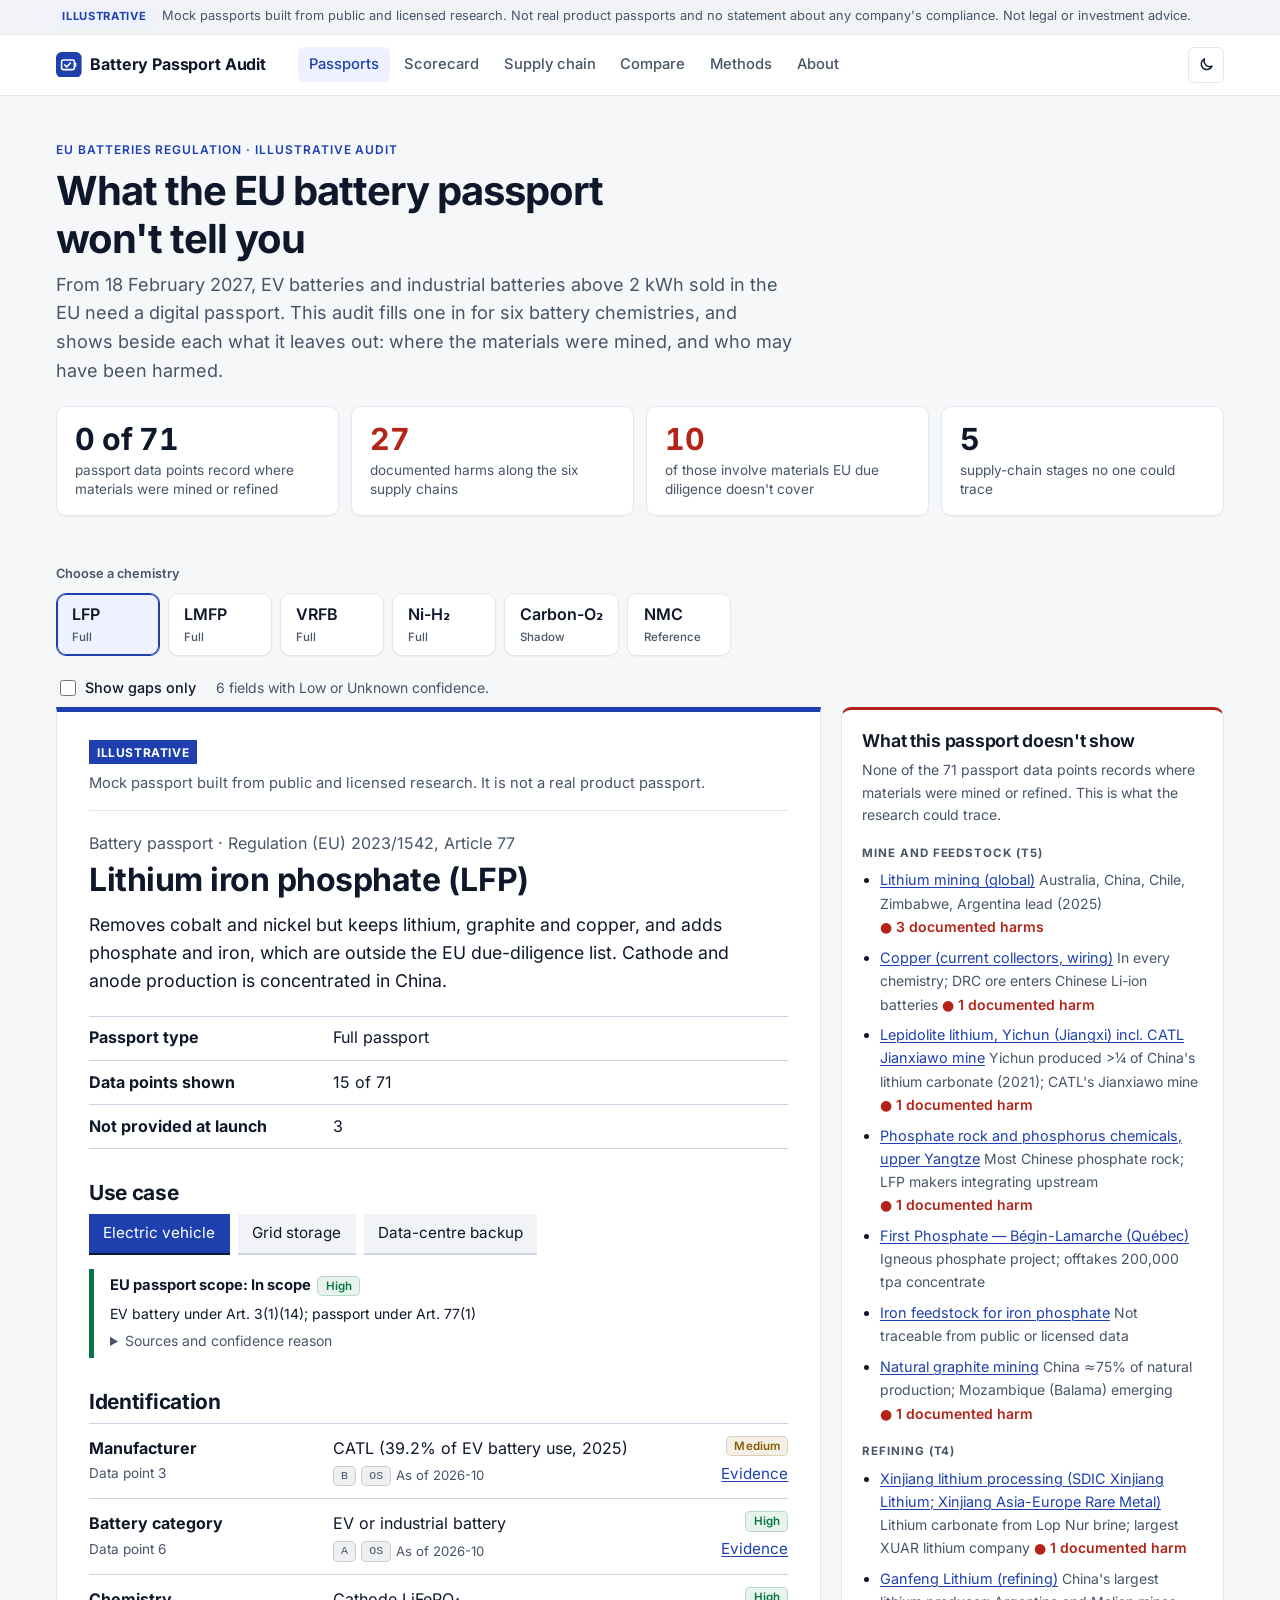
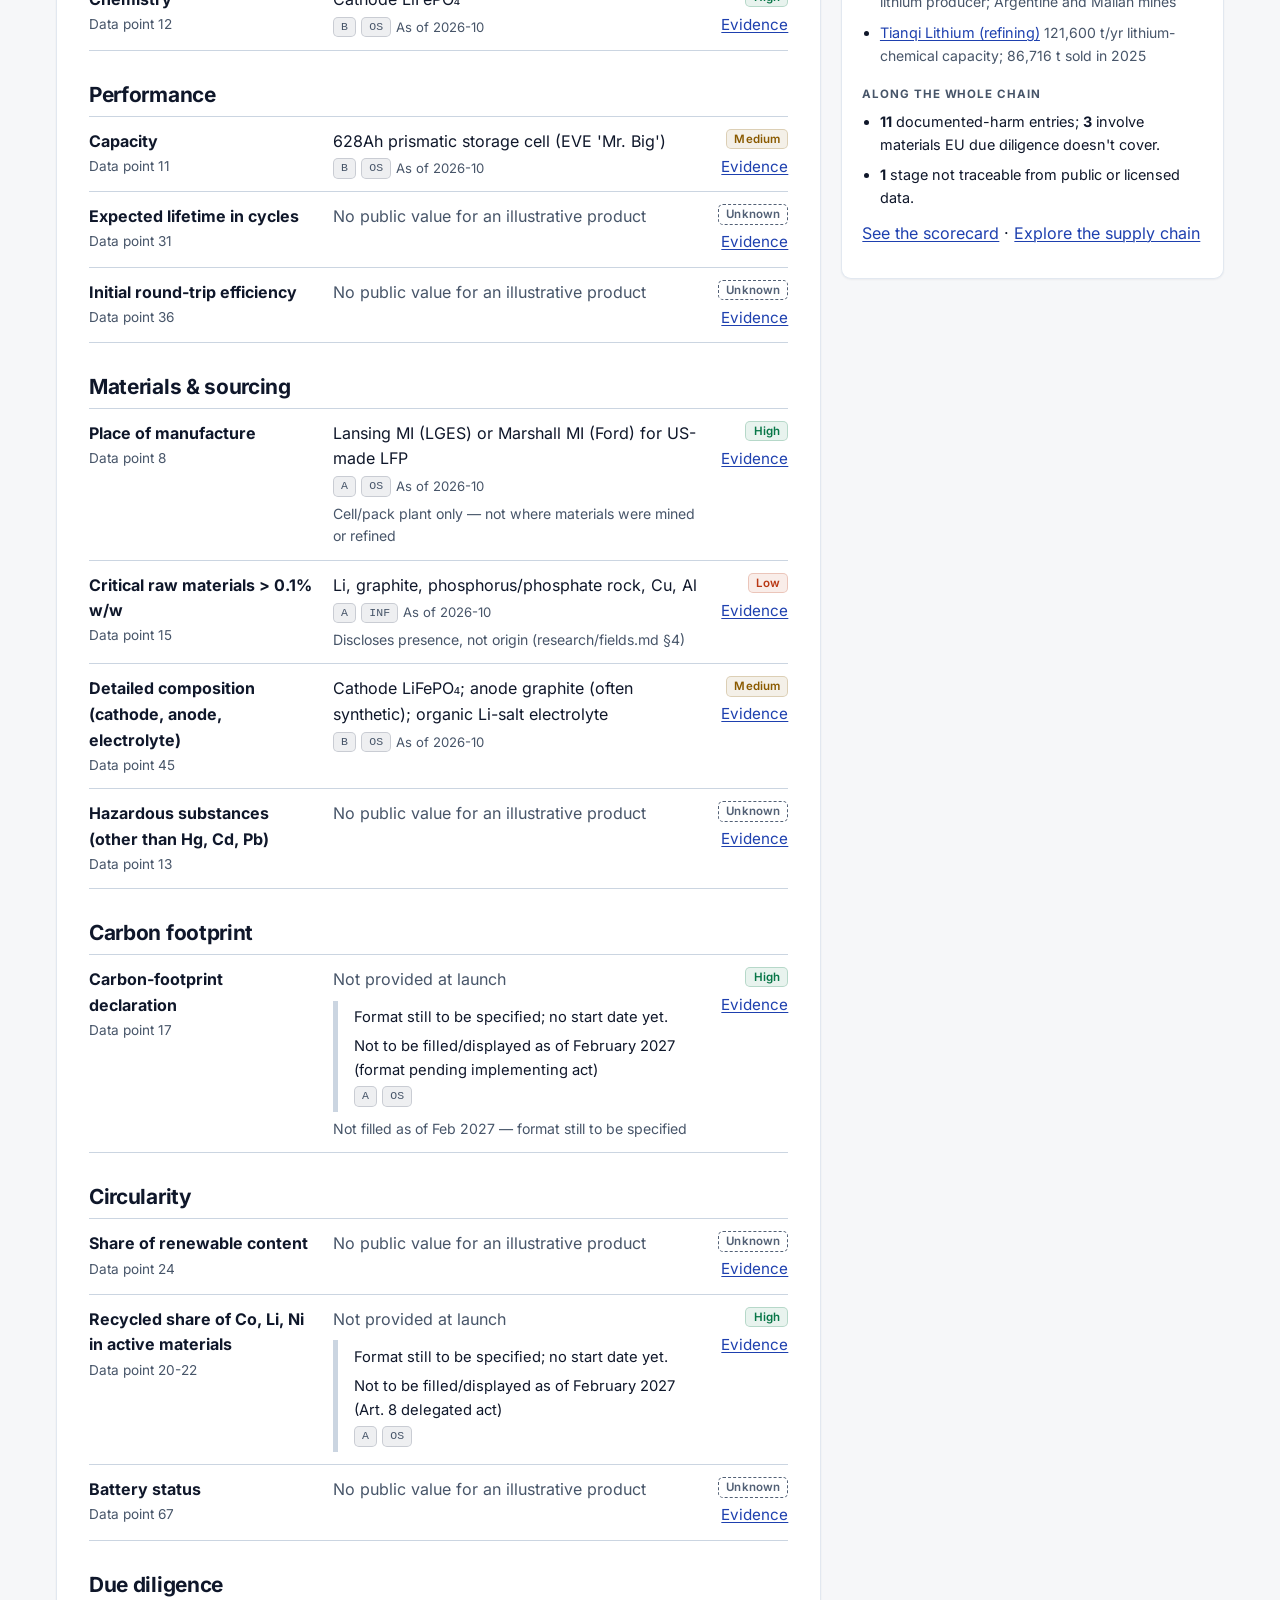
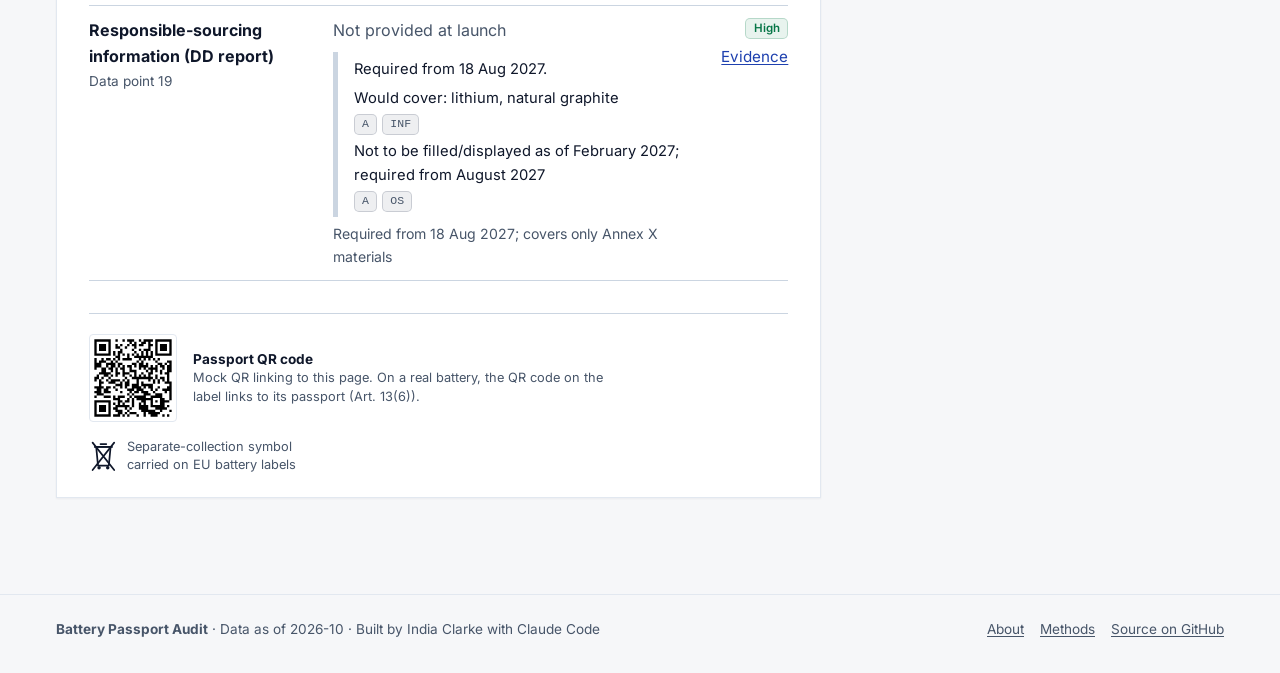
<file: index.html>
<!doctype html>
<html lang="en">
<head>
<meta charset="utf-8">
<meta name="viewport" content="width=device-width, initial-scale=1">
<title>Battery Passport Audit</title>
<meta name="description" content="Illustrative EU battery passports for six chemistries, and what each passport would and wouldn't reveal about ethical sourcing.">
<link rel="stylesheet" href="assets/styles.css">
<script src="assets/vendor/qrcode.js"></script>
</head>
<body>
<main id="main" class="wrap">
  <section class="hero">
    <span class="eyebrow">EU Batteries Regulation · Illustrative audit</span>
    <h1>What the EU battery passport won't tell you</h1>
    <p class="lede">From 18 February 2027, EV batteries and industrial batteries above 2 kWh sold in the EU need a digital passport.
      This audit fills one in for six battery chemistries, and shows beside each what it leaves out: where the materials were mined, and who may have been harmed.</p>
    <div class="kpis" id="hero-stats" aria-live="polite"></div>
  </section>

  <p class="picker-label" id="picker-label">Choose a chemistry</p>

  <div class="picker" role="group" aria-labelledby="picker-label" id="picker"></div>
  <div class="chain-controls"><label class="check"><input type="checkbox" id="gaps"> Show gaps only</label>
    <span class="small muted" id="gaps-note" aria-live="polite"></span></div>

  <div class="passport-layout">
    <article class="card passport gp" id="passport" aria-live="polite"></article>
    <aside class="card shadow-panel" id="shadow" aria-label="What this passport doesn't show"></aside>
  </div>
</main>

<script type="module">
import { loadData, shell, setAsOf, fail, esc, confBadge, tierBadge, tagBadge, sourceLinks, STAGE_LABEL, SIGNAL, param, openFieldDetail, openNodeDetail, isGapField, isConflict } from "./assets/app.js";
shell("index.html");

const ORDER = ["lfp", "lmfp", "vrfb", "ni-h2", "carbon-o2", "nmc"];
const GROUPS = [["identification", "Identification"], ["performance", "Performance"], ["sourcing", "Materials & sourcing"],
  ["carbon", "Carbon footprint"], ["circularity", "Circularity"], ["due-diligence", "Due diligence"]];
const FIELD_ORDER = ["manufacturer", "battery-category", "chemistry", "place-of-manufacture", "capacity", "lifetime-cycles", "round-trip-efficiency",
  "critical-raw-materials", "detailed-composition", "hazardous-substances", "carbon-footprint", "renewable-content", "recycled-content", "battery-status", "responsible-sourcing"];
const USE_LABEL = { ev: "Electric vehicle", grid: "Grid storage", datacentre: "Data-centre backup", "long-duration": "Long-duration storage", "defence-aerospace": "Defence & aerospace" };
const SCOPE_LABEL = { "in-scope": "In scope", likely: "Likely in scope", unclear: "Scope unclear", "out-of-scope": "Out of scope" };
const fmtDate = (d) => new Date(d + "T00:00:00Z").toLocaleDateString("en-GB", { day: "numeric", month: "short", year: "numeric", timeZone: "UTC" });

let DATA, gapsOnly = false, current = { id: "lfp", use: null };

function valueHTML(v) {
  return `<div class="gp-val${v.superseded ? " superseded" : ""}">
    <div>${esc(v.claim)}${v.superseded ? ' <span class="gp-secondary">(superseded)</span>' : ""}</div>
    <div class="gp-meta">${tierBadge(v.tier)} ${tagBadge(v.tag)} <span>As of ${esc(v.as_of)}</span></div>
  </div>`;
}

function fieldHTML(f) {
  const deferred = f.status === "deferred";
  const empty = !f.values.length;
  let body;
  if (deferred) {
    body = `<p class="gp-blank">Not provided at launch</p>
      <div class="gp-inset">${f.applies_from ? `Required from ${fmtDate(f.applies_from)}.` : "Format still to be specified; no start date yet."}
        ${f.values.map((v) => `<div class="gp-inset-item">${esc(v.claim)} <span class="gp-meta">${tierBadge(v.tier)} ${tagBadge(v.tag)}</span></div>`).join("")}</div>`;
  } else if (!f.applies) {
    body = `<p class="gp-blank">Not applicable</p>`;
  } else if (empty) {
    body = `<p class="gp-blank">No public value for an illustrative product</p>`;
  } else if (isConflict(f)) {
    body = `<div class="conflict-row">${f.values.map(valueHTML).join("")}</div>`;
  } else {
    body = valueHTML(f.values[0]);
  }
  return `<div class="gp-row" id="f-${esc(f.field_id)}">
    <dt class="gp-key">${esc(f.field_label)}<span class="gp-no">Data point ${esc(f.guidance_no)}</span></dt>
    <dd class="gp-value">${body}${f.applies_note ? `<p class="gp-note">${esc(f.applies_note)}</p>` : ""}</dd>
    <dd class="gp-actions">${confBadge(f.confidence)}<button type="button" class="gp-link" data-field="${esc(f.field_id)}">Evidence<span class="sr-only"> for ${esc(f.field_label)}</span></button></dd>
  </div>`;
}

function shadowHTML(chem) {
  const nodes = DATA.nodes.filter((n) => n.chemistries.includes(chem.id));
  const risks = nodes.flatMap((n) => n.ethical_risks);
  const harm = risks.filter((r) => r.signal === "documented-harm");
  const notCovered = harm.filter((r) => r.eu_dd_coverage === "not-covered");
  const gaps = nodes.filter((n) => n.kind === "gap");
  const group = (st, label) => {
    const ns = nodes.filter((n) => n.stage === st);
    return `<h3>${label}</h3><ul>${ns.map((n) => {
      const h = n.ethical_risks.filter((r) => r.signal === "documented-harm").length;
      return `<li><a href="supply-chain.html?chem=${chem.id}&node=${encodeURIComponent(n.id)}" data-node="${esc(n.id)}">${esc(n.name)}</a>
        <span class="small muted">${esc(n.role)}</span>
        ${h ? `<span class="sig sig-documented-harm small">● ${h} documented harm${h === 1 ? "" : "s"}</span>` : ""}
</li>`;
    }).join("") || "<li>Nothing traceable</li>"}</ul>`;
  };
  return `<h2>What this passport doesn't show</h2>
    <p class="small muted">None of the 71 passport data points records where materials were mined or refined. This is what the research could trace.</p>
    ${group("S0", "Mine and feedstock (T5)")}${group("S1", "Refining (T4)")}
    <h3>Along the whole chain</h3>
    <ul>
      <li><strong>${harm.length}</strong> documented-harm entries; <strong>${notCovered.length}</strong> involve materials EU due diligence doesn't cover.</li>
      <li><strong>${gaps.length}</strong> stage${gaps.length === 1 ? "" : "s"} not traceable from public or licensed data.</li>
    </ul>
    <p><a href="scorecard.html">See the scorecard</a> · <a href="supply-chain.html?chem=${chem.id}">Explore the supply chain</a></p>`;
}

function scopeHTML(chem, u) {
  const why = u.scope_status === "out-of-scope" ? "This use is outside the passport rules, so no official passport would exist."
    : chem.passport_type === "shadow" ? "Too little public detail to fill a full passport, so this is a shadow passport."
    : "";
  return `<div class="gp-inset gp-scope scope-${esc(u.scope_status)}">
    <div class="chips"><strong>EU passport scope: ${esc(SCOPE_LABEL[u.scope_status])}</strong> ${confBadge(u.confidence)}
      ${u.shadow_passport ? '<span class="badge shadow-tag">Shadow passport</span>' : ""}</div>
    <div class="small">${esc(u.scope_basis)}</div>
    ${why ? `<div class="small"><strong>${esc(why)}</strong></div>` : ""}
    <details><summary class="small">Sources and confidence reason</summary>
      ${u.values.map((v) => `<p class="small">${esc(v.claim)} ${tierBadge(v.tier)} ${tagBadge(v.tag)}</p>`).join("")}
      <p class="small muted">Confidence: ${esc(u.confidence)}: ${esc(u.confidence_reason)}</p>
      ${sourceLinks([...new Set(u.values.flatMap((v) => v.sources))], DATA)}</details>
  </div>`;
}

// Separate-collection symbol (crossed-out wheeled bin) carried on EU battery labels.
function binMark() {
  return `<figure class="gp-bin"><svg viewBox="0 0 40 48" aria-hidden="true" focusable="false">
    <path d="M10 12h20l-2.5 26h-15z" fill="none" stroke="currentColor" stroke-width="2.4" stroke-linejoin="round"/>
    <path d="M8 12h24M16 8h8" fill="none" stroke="currentColor" stroke-width="2.4" stroke-linecap="round"/>
    <circle cx="14" cy="41" r="2.4" fill="currentColor"/><circle cx="26" cy="41" r="2.4" fill="currentColor"/>
    <path d="M5 6l30 38M35 6L5 44" fill="none" stroke="currentColor" stroke-width="2.4" stroke-linecap="round"/></svg>
    <figcaption>Separate-collection symbol carried on EU battery labels</figcaption></figure>`;
}

// Mock QR (B-29): encodes this passport's own page. Art. 13(6): on a real battery the QR code links to its passport.
function qrHTML(id) {
  const url = new URL(`index.html?chem=${id}`, location.href).href;
  let svg = "";
  try { const qr = qrcode(0, "M"); qr.addData(url); qr.make(); svg = qr.createSvgTag({ cellSize: 2, margin: 2, scalable: true }); } catch { return ""; }
  return `<figure class="qr"><a href="${esc(url)}" aria-label="QR code linking to this passport page">${svg}</a>
    <figcaption><strong>Passport QR code</strong>Mock QR linking to this page. On a real battery, the QR code on the label links to its passport (Art. 13(6)).</figcaption></figure>`;
}

function show(id, use) {
  current = { id, use };
  const chem = DATA.chemById[id];
  const u = chem.use_cases.find((x) => x.use_case === use) || chem.use_cases[0];
  document.querySelectorAll("#picker button").forEach((b) => b.setAttribute("aria-pressed", String(b.dataset.id === id)));
  const fields = DATA.passports.filter((p) => p.chemistry === id).sort((a, b) => FIELD_ORDER.indexOf(a.field_id) - FIELD_ORDER.indexOf(b.field_id));
  const deferred = fields.filter((f) => f.status === "deferred").length;
  const gapCount = fields.filter(isGapField).length;
  document.getElementById("gaps-note").textContent = gapsOnly
    ? `${gapCount} of ${fields.length} fields have Low or Unknown confidence.` : `${gapCount} field${gapCount === 1 ? "" : "s"} with Low or Unknown confidence.`;
  const shown = gapsOnly ? fields.filter(isGapField) : fields;
  const kind = chem.passport_type === "shadow" ? "Shadow passport" : chem.passport_type === "reference" ? "Reference passport" : "Full passport";
  document.getElementById("passport").innerHTML = `
    <div class="gp-notice"><strong class="gp-tag">Illustrative</strong><span>Mock passport built from public and licensed research. It is not a real product passport.</span></div>
    <span class="gp-caption">Battery passport · Regulation (EU) 2023/1542, Article 77</span>
    <h2 class="gp-title">${esc(chem.name)} (${esc(chem.short)})</h2>
    <p class="gp-lead">${esc(chem.summary)}</p>
    <dl class="gp-summary gp-compact">
      <div class="gp-row"><dt class="gp-key">Passport type</dt><dd class="gp-value">${esc(kind)}</dd></div>
      <div class="gp-row"><dt class="gp-key">Data points shown</dt><dd class="gp-value">${fields.length} of 71</dd></div>
      <div class="gp-row"><dt class="gp-key">Not provided at launch</dt><dd class="gp-value">${deferred}</dd></div>
    </dl>
    <h3 class="gp-h">Use case</h3>
    <div class="gp-choices" role="group" aria-label="Use case">${chem.use_cases.map((x) =>
      `<button type="button" data-use="${esc(x.use_case)}" aria-pressed="${x === u}">${esc(USE_LABEL[x.use_case] || x.use_case)}</button>`).join("")}</div>
    ${scopeHTML(chem, u)}
    ${GROUPS.map(([g, label]) => {
      const fs = shown.filter((f) => f.category === g);
      return fs.length ? `<h3 class="gp-h">${label}</h3><dl class="gp-summary">${fs.map(fieldHTML).join("")}</dl>` : "";
    }).join("")}
    <div class="gp-foot">${qrHTML(id)}${binMark()}</div>`;
  document.querySelectorAll("#passport [data-field]").forEach((b) => b.addEventListener("click", () =>
    openFieldDetail(fields.find((f) => f.field_id === b.dataset.field), chem, DATA)));
  document.querySelectorAll("#shadow [data-node]").forEach((b) => b.addEventListener("click", (e) => {
    e.preventDefault(); openNodeDetail(DATA.nodeById[b.dataset.node], DATA);
  }));
  document.querySelectorAll(".gp-choices button").forEach((b) => b.addEventListener("click", () => show(id, b.dataset.use)));
  document.getElementById("shadow").innerHTML = shadowHTML(chem);
  history.replaceState(null, "", `?chem=${id}&use=${u.use_case}${gapsOnly ? "&gaps=1" : ""}`);
}

function heroStats(d) {
  const harm = d.nodes.flatMap((n) => n.ethical_risks).filter((r) => r.signal === "documented-harm");
  document.getElementById("hero-stats").innerHTML = [
    ["0 of 71", "passport data points record where materials were mined or refined", ""],
    [harm.length, "documented harms along the six supply chains", "alert"],
    [harm.filter((r) => r.eu_dd_coverage === "not-covered").length, "of those involve materials EU due diligence doesn't cover", "alert"],
    [d.nodes.filter((n) => n.kind === "gap").length, "supply-chain stages no one could trace", ""],
  ].map(([n, l, c]) => `<div class="card kpi ${c}"><div class="num">${n}</div><div class="lab">${esc(l)}</div></div>`).join("");
}

loadData().then((d) => {
  DATA = d;
  setAsOf(d);
  heroStats(d);
  const picker = document.getElementById("picker");
  ORDER.forEach((id) => {
    const c = d.chemById[id];
    const b = document.createElement("button");
    b.type = "button"; b.dataset.id = id; b.setAttribute("aria-pressed", "false");
    b.innerHTML = `${esc(c.short)}<span class="pt">${esc(c.passport_type)}</span>`;
    b.addEventListener("click", () => show(id));
    picker.append(b);
  });
  const [chemP, useP, fieldP, tabP] = ["chem", "use", "field", "tab"].map(param);
  gapsOnly = param("gaps") === "1";
  const gb = document.getElementById("gaps");
  gb.checked = gapsOnly;
  gb.addEventListener("change", () => { gapsOnly = gb.checked; show(current.id, current.use); });
  const start = ORDER.includes(chemP) ? chemP : "lfp";
  show(start, useP);
  const f = DATA.passports.find((x) => x.chemistry === start && x.field_id === fieldP);
  if (f) openFieldDetail(f, DATA.chemById[start], DATA, tabP === "ethical" ? "ethical" : "details");
}).catch(fail);
</script>
</body>
</html>
</file>
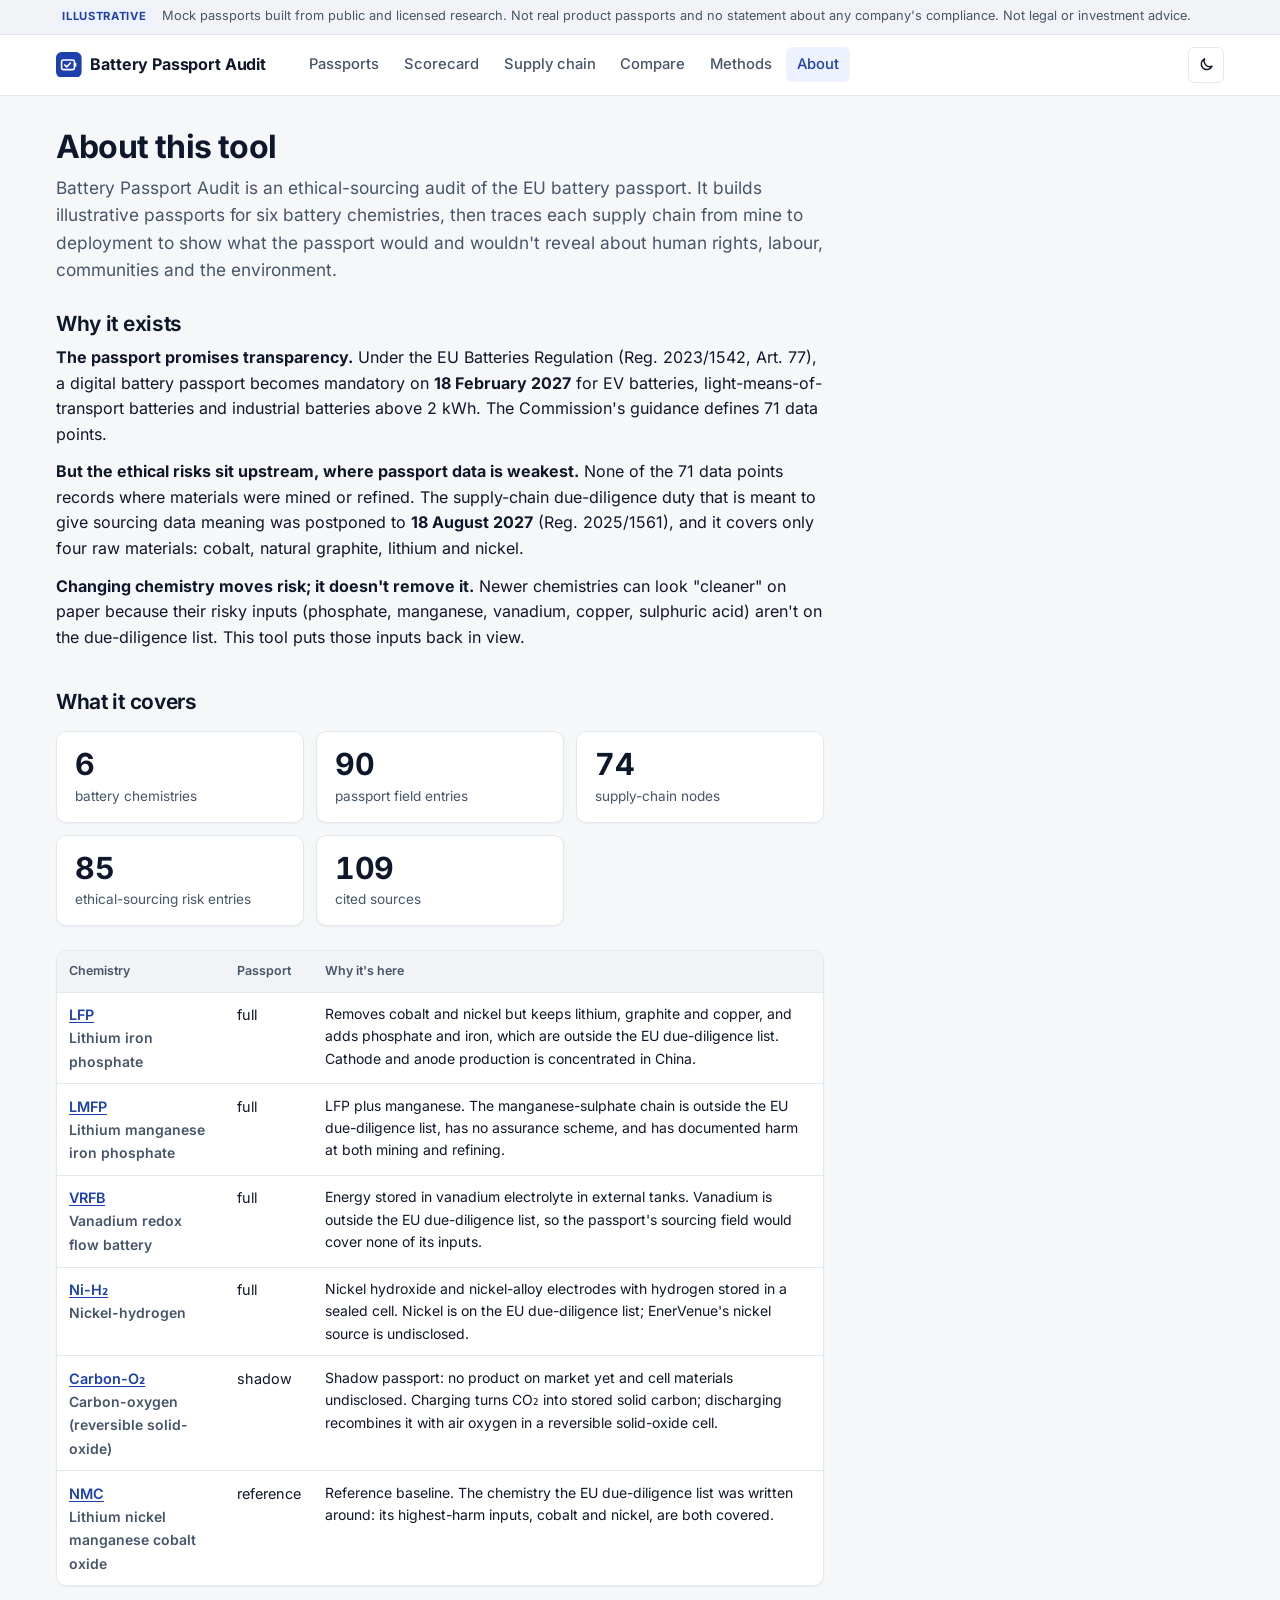
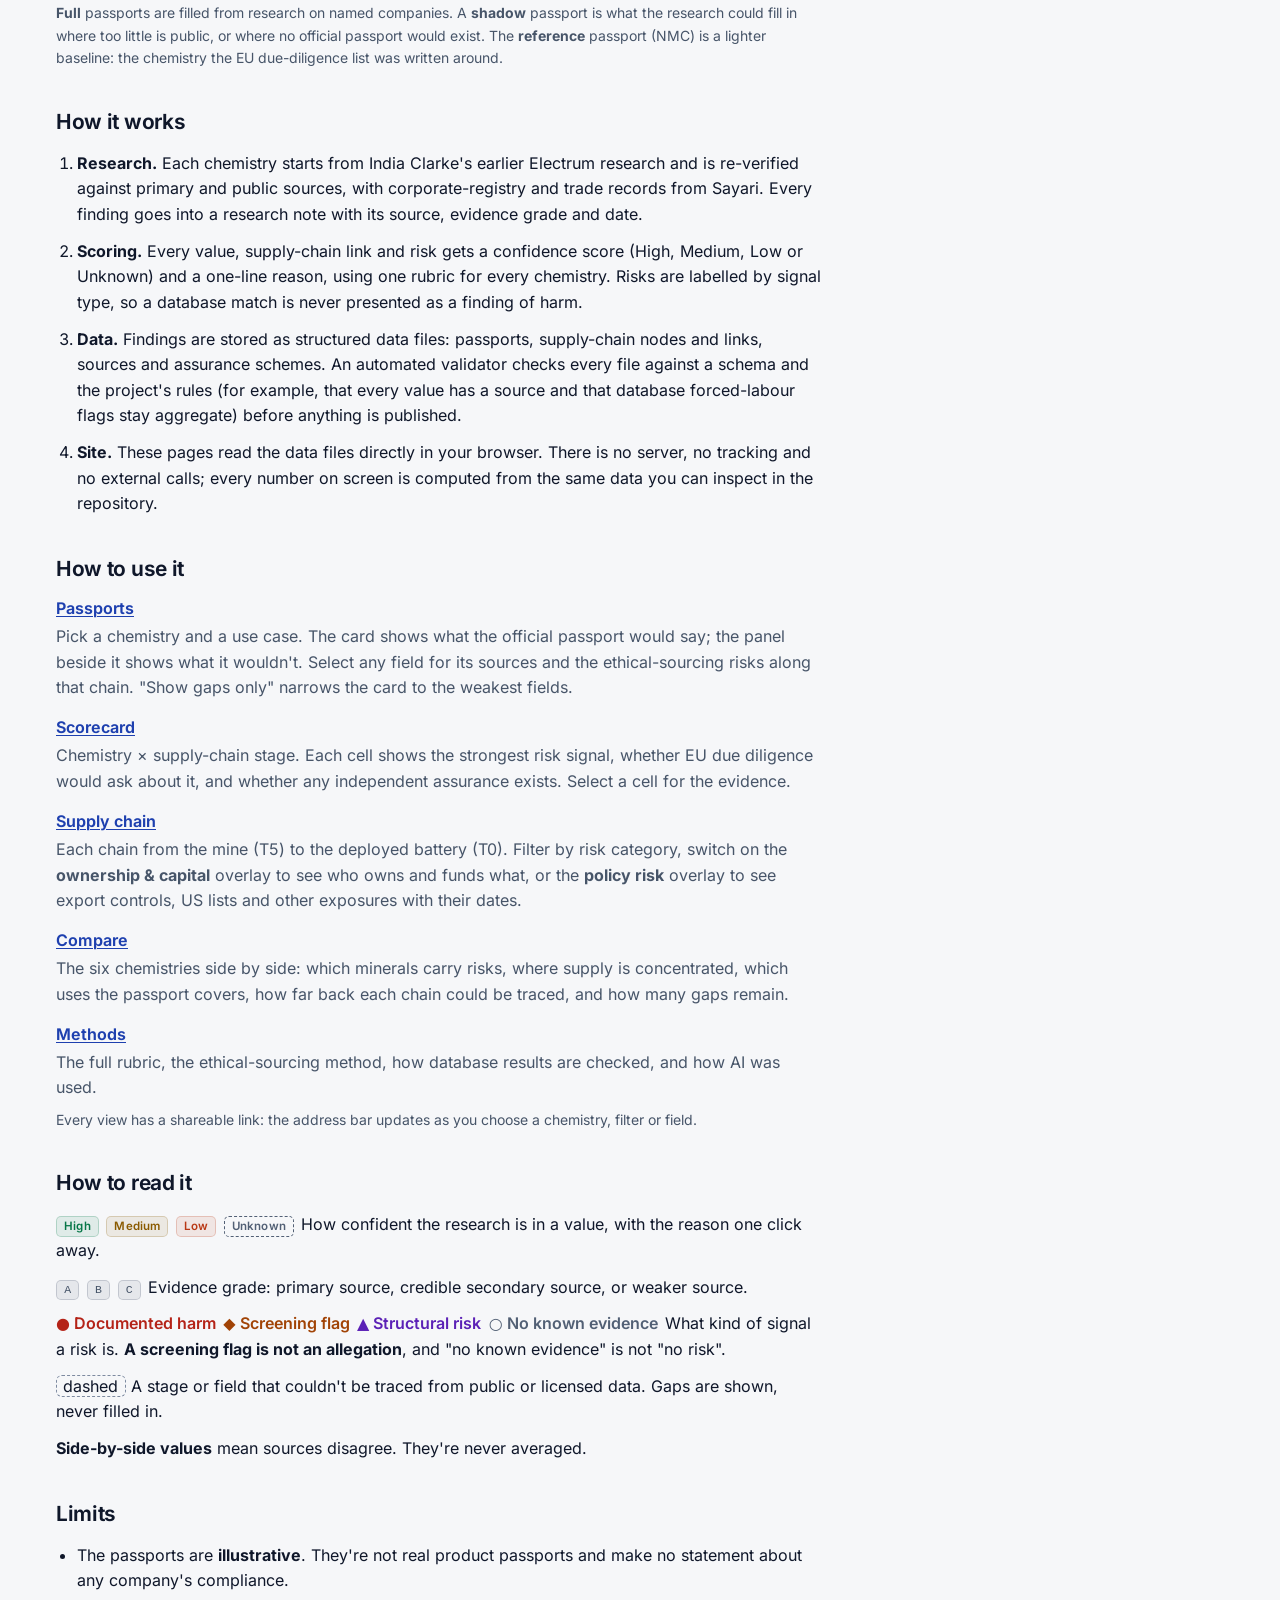
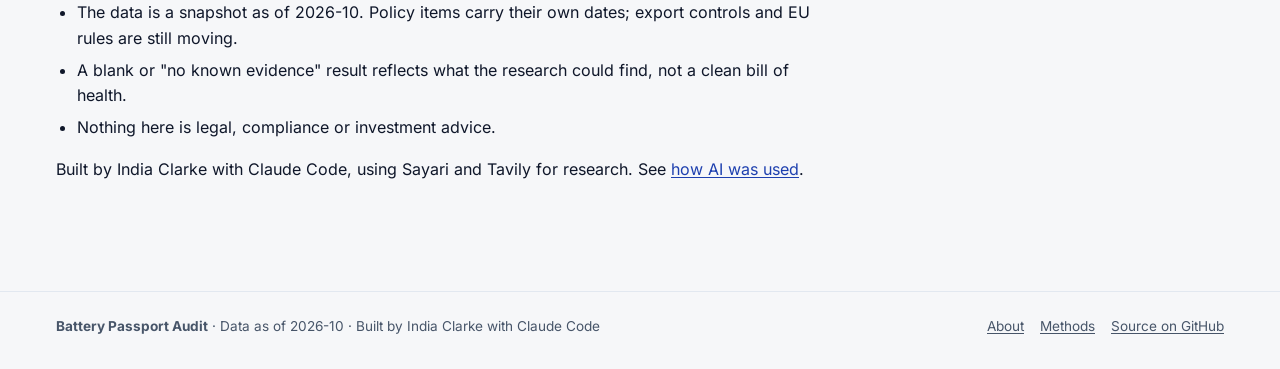
<file: about.html>
<!doctype html>
<html lang="en">
<head>
<meta charset="utf-8">
<meta name="viewport" content="width=device-width, initial-scale=1">
<title>About this tool · Battery Passport Audit</title>
<meta name="description" content="Why the Battery Passport Audit exists, what it shows, how it works and how to read it.">
<link rel="stylesheet" href="assets/styles.css">
</head>
<body>
<main id="main" class="wrap prose">
  <h1>About this tool</h1>
  <p class="lede">Battery Passport Audit is an ethical-sourcing audit of the EU battery passport. It builds illustrative passports for six battery
    chemistries, then traces each supply chain from mine to deployment to show what the passport would and wouldn't reveal about human rights, labour,
    communities and the environment.</p>

  <section id="why">
    <h2>Why it exists</h2>
    <p><strong>The passport promises transparency.</strong> Under the EU Batteries Regulation (Reg. 2023/1542, Art. 77), a digital battery passport becomes
      mandatory on <strong>18 February 2027</strong> for EV batteries, light-means-of-transport batteries and industrial batteries above 2 kWh. The Commission's
      guidance defines 71 data points.</p>
    <p><strong>But the ethical risks sit upstream, where passport data is weakest.</strong> None of the 71 data points records where materials were mined or
      refined. The supply-chain due-diligence duty that is meant to give sourcing data meaning was postponed to <strong>18 August 2027</strong>
      (Reg. 2025/1561), and it covers only four raw materials: cobalt, natural graphite, lithium and nickel.</p>
    <p><strong>Changing chemistry moves risk; it doesn't remove it.</strong> Newer chemistries can look "cleaner" on paper because their risky inputs
      (phosphate, manganese, vanadium, copper, sulphuric acid) aren't on the due-diligence list. This tool puts those inputs back in view.</p>
  </section>

  <section id="what">
    <h2>What it covers</h2>
    <div class="kpis" id="counts" aria-live="polite"></div>
    <div class="table-scroll"><table>
      <thead><tr><th scope="col">Chemistry</th><th scope="col">Passport</th><th scope="col">Why it's here</th></tr></thead>
      <tbody id="chems"></tbody>
    </table></div>
    <p class="small muted"><strong>Full</strong> passports are filled from research on named companies. A <strong>shadow</strong> passport is what the research
      could fill in where too little is public, or where no official passport would exist. The <strong>reference</strong> passport (NMC) is a lighter
      baseline: the chemistry the EU due-diligence list was written around.</p>
  </section>

  <section id="how">
    <h2>How it works</h2>
    <ol class="steps">
      <li><strong>Research.</strong> Each chemistry starts from India Clarke's earlier Electrum research and is re-verified against primary and public
        sources, with corporate-registry and trade records from Sayari. Every finding goes into a research note with its source, evidence grade and date.</li>
      <li><strong>Scoring.</strong> Every value, supply-chain link and risk gets a confidence score (High, Medium, Low or Unknown) and a one-line reason,
        using one rubric for every chemistry. Risks are labelled by signal type, so a database match is never presented as a finding of harm.</li>
      <li><strong>Data.</strong> Findings are stored as structured data files: passports, supply-chain nodes and links, sources and assurance schemes.
        An automated validator checks every file against a schema and the project's rules (for example, that every value has a source and that database
        forced-labour flags stay aggregate) before anything is published.</li>
      <li><strong>Site.</strong> These pages read the data files directly in your browser. There is no server, no tracking and no external calls; every
        number on screen is computed from the same data you can inspect in the repository.</li>
    </ol>
  </section>

  <section id="use">
    <h2>How to use it</h2>
    <dl class="pages">
      <dt><a href="index.html">Passports</a></dt>
      <dd>Pick a chemistry and a use case. The card shows what the official passport would say; the panel beside it shows what it wouldn't. Select any field
        for its sources and the ethical-sourcing risks along that chain. "Show gaps only" narrows the card to the weakest fields.</dd>
      <dt><a href="scorecard.html">Scorecard</a></dt>
      <dd>Chemistry × supply-chain stage. Each cell shows the strongest risk signal, whether EU due diligence would ask about it, and whether any
        independent assurance exists. Select a cell for the evidence.</dd>
      <dt><a href="supply-chain.html">Supply chain</a></dt>
      <dd>Each chain from the mine (T5) to the deployed battery (T0). Filter by risk category, switch on the <strong>ownership &amp; capital</strong> overlay to see who
        owns and funds what, or the <strong>policy risk</strong> overlay to see export controls, US lists and other exposures with their dates.</dd>
      <dt><a href="compare.html">Compare</a></dt>
      <dd>The six chemistries side by side: which minerals carry risks, where supply is concentrated, which uses the passport covers, how far back each
        chain could be traced, and how many gaps remain.</dd>
      <dt><a href="methods.html">Methods</a></dt>
      <dd>The full rubric, the ethical-sourcing method, how database results are checked, and how AI was used.</dd>
    </dl>
    <p class="small muted">Every view has a shareable link: the address bar updates as you choose a chemistry, filter or field.</p>
  </section>

  <section id="read">
    <h2>How to read it</h2>
    <ul class="read-list">
      <li><span class="badge conf-High">High</span> <span class="badge conf-Medium">Medium</span> <span class="badge conf-Low">Low</span>
        <span class="badge conf-Unknown">Unknown</span> How confident the research is in a value, with the reason one click away.</li>
      <li><span class="badge tier">A</span> <span class="badge tier">B</span> <span class="badge tier">C</span> Evidence grade: primary source, credible
        secondary source, or weaker source.</li>
      <li><span class="sig sig-documented-harm">● Documented harm</span> <span class="sig sig-screening-flag">◆ Screening flag</span>
        <span class="sig sig-structural">▲ Structural risk</span> <span class="sig sig-no-known-evidence">○ No known evidence</span>
        What kind of signal a risk is. <strong>A screening flag is not an allegation</strong>, and "no known evidence" is not "no risk".</li>
      <li><span class="cell-gap" style="padding:0 .4rem">dashed</span> A stage or field that couldn't be traced from public or licensed data. Gaps are
        shown, never filled in.</li>
      <li><strong>Side-by-side values</strong> mean sources disagree. They're never averaged.</li>
    </ul>
  </section>

  <section id="limits">
    <h2>Limits</h2>
    <ul>
      <li>The passports are <strong>illustrative</strong>. They're not real product passports and make no statement about any company's compliance.</li>
      <li>The data is a snapshot as of <span data-asof></span>. Policy items carry their own dates; export controls and EU rules are still moving.</li>
      <li>A blank or "no known evidence" result reflects what the research could find, not a clean bill of health.</li>
      <li>Nothing here is legal, compliance or investment advice.</li>
    </ul>
    <p>Built by India Clarke with Claude Code, using Sayari and Tavily for research. See <a href="methods.html#ai">how AI was used</a>.</p>
  </section>
</main>

<script type="module">
import { loadData, shell, setAsOf, fail, esc } from "./assets/app.js";
shell("about.html");
const ORDER = ["lfp", "lmfp", "vrfb", "ni-h2", "carbon-o2", "nmc"];
loadData().then((d) => {
  setAsOf(d);
  const risks = d.nodes.flatMap((n) => n.ethical_risks);
  document.getElementById("counts").innerHTML = [
    [d.chemistries.length, "battery chemistries"],
    [d.passports.length, "passport field entries"],
    [d.nodes.length, "supply-chain nodes"],
    [risks.length, "ethical-sourcing risk entries"],
    [Object.keys(d.sources).length, "cited sources"],
  ].map(([n, l]) => `<div class="card kpi"><div class="num">${n}</div><div class="lab">${esc(l)}</div></div>`).join("");
  document.getElementById("chems").innerHTML = ORDER.map((id) => d.chemById[id]).map((c) =>
    `<tr><th scope="row"><a href="index.html?chem=${c.id}">${esc(c.short)}</a><br><span class="small muted">${esc(c.name)}</span></th>
      <td>${esc(c.passport_type)}</td><td class="small">${esc(c.summary)}</td></tr>`).join("");
}).catch(fail);
</script>
</body>
</html>
</file>
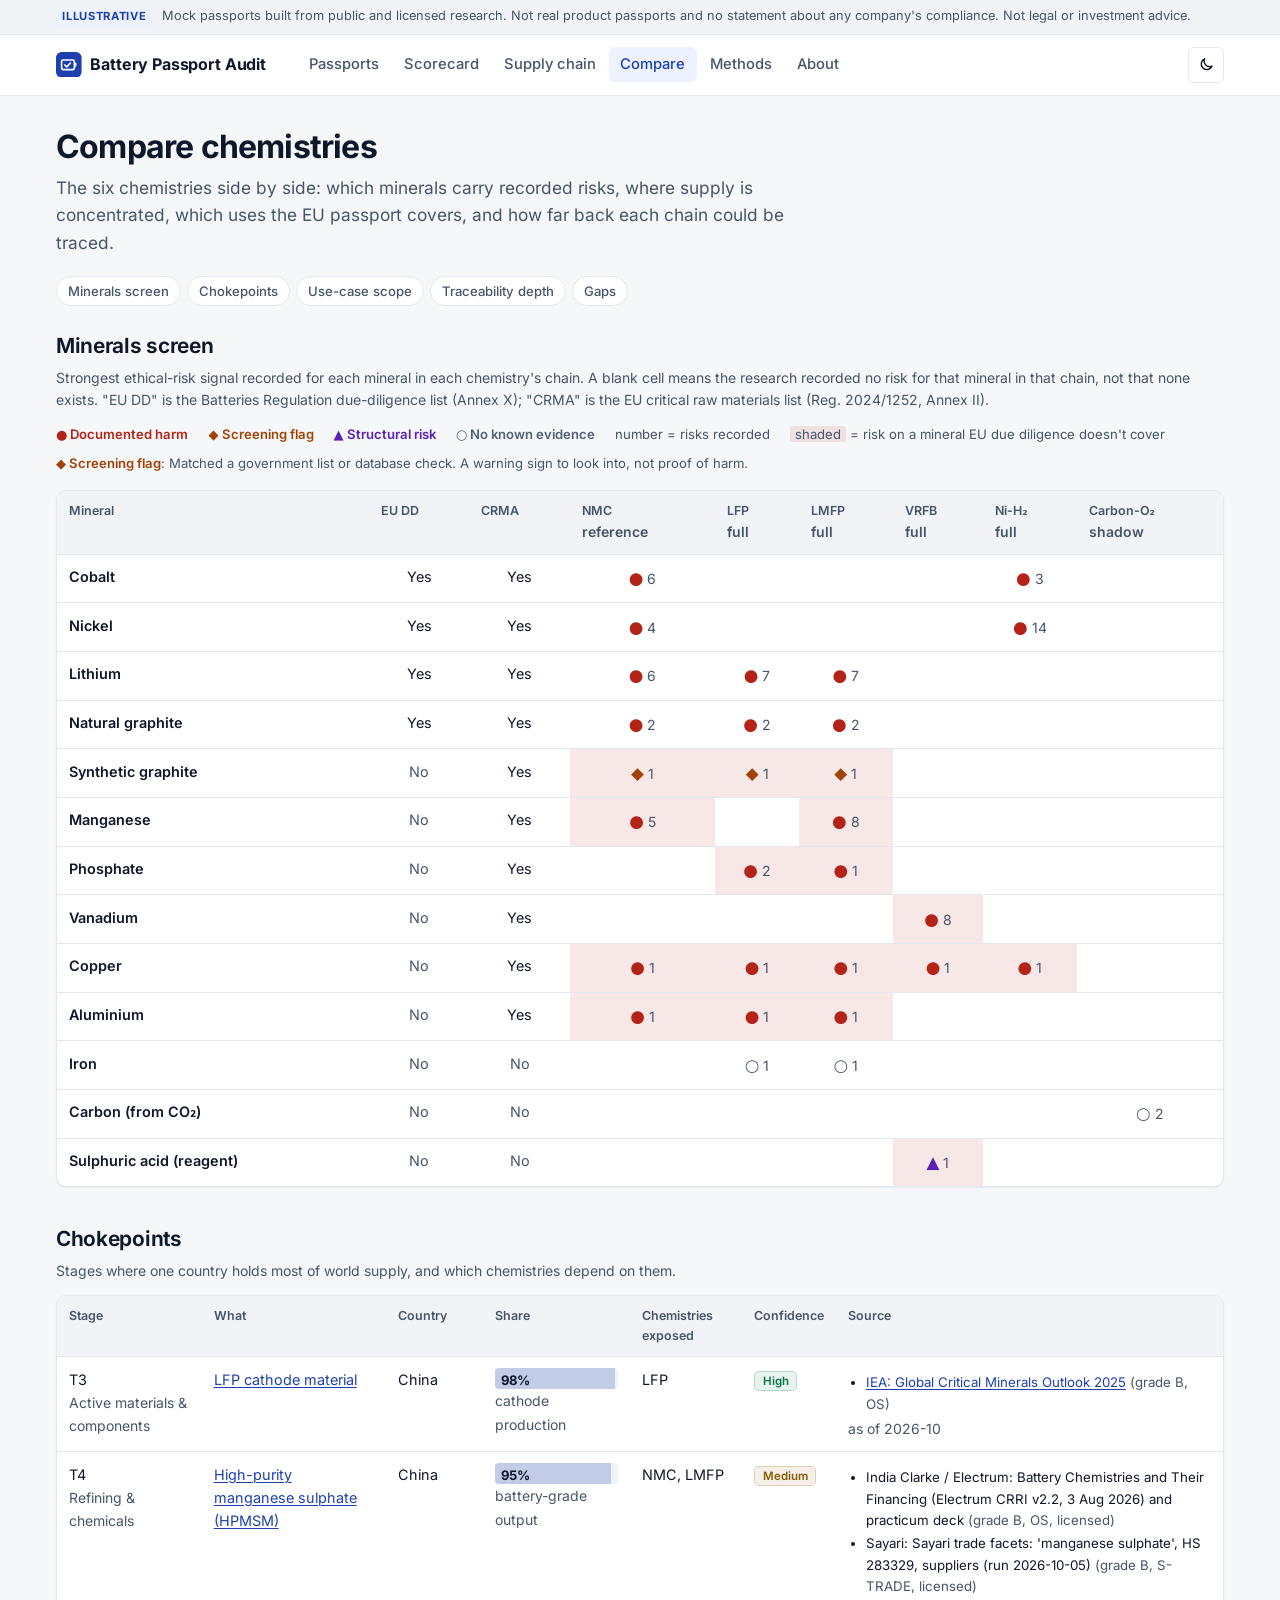
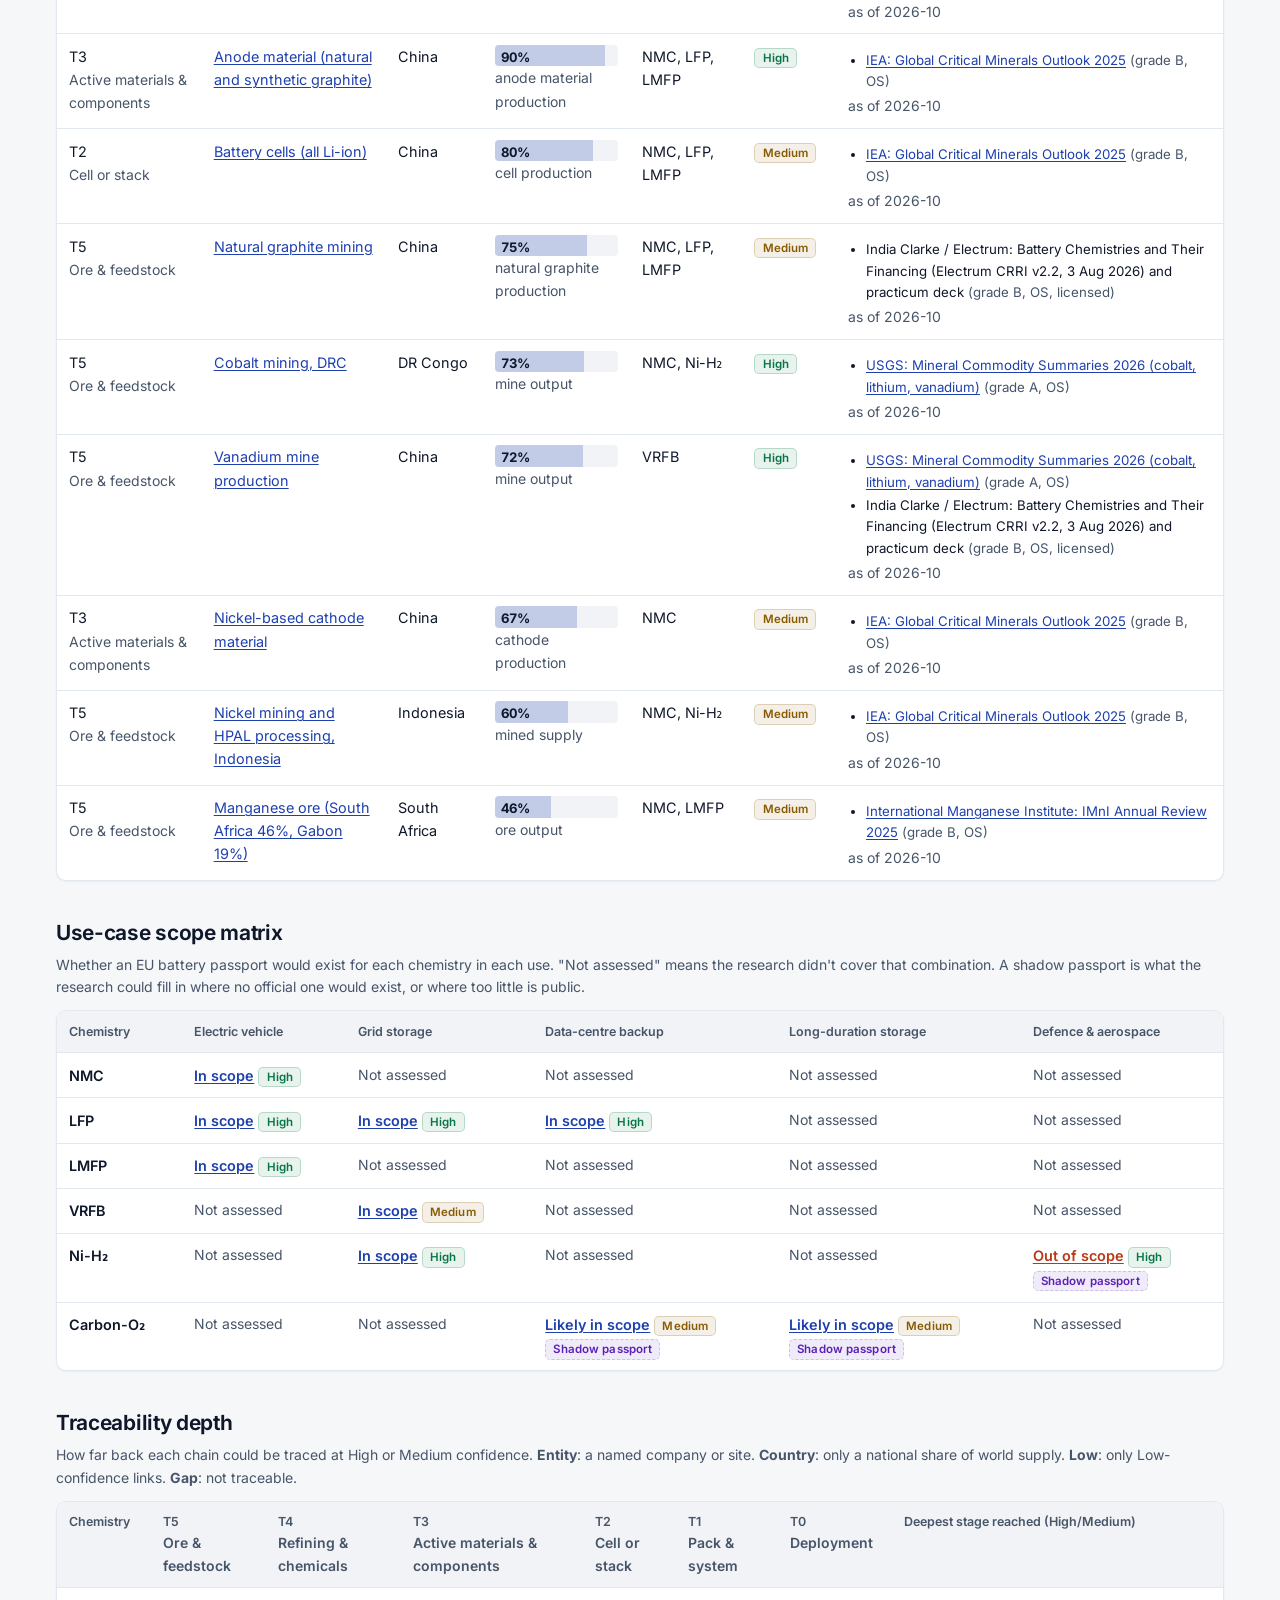
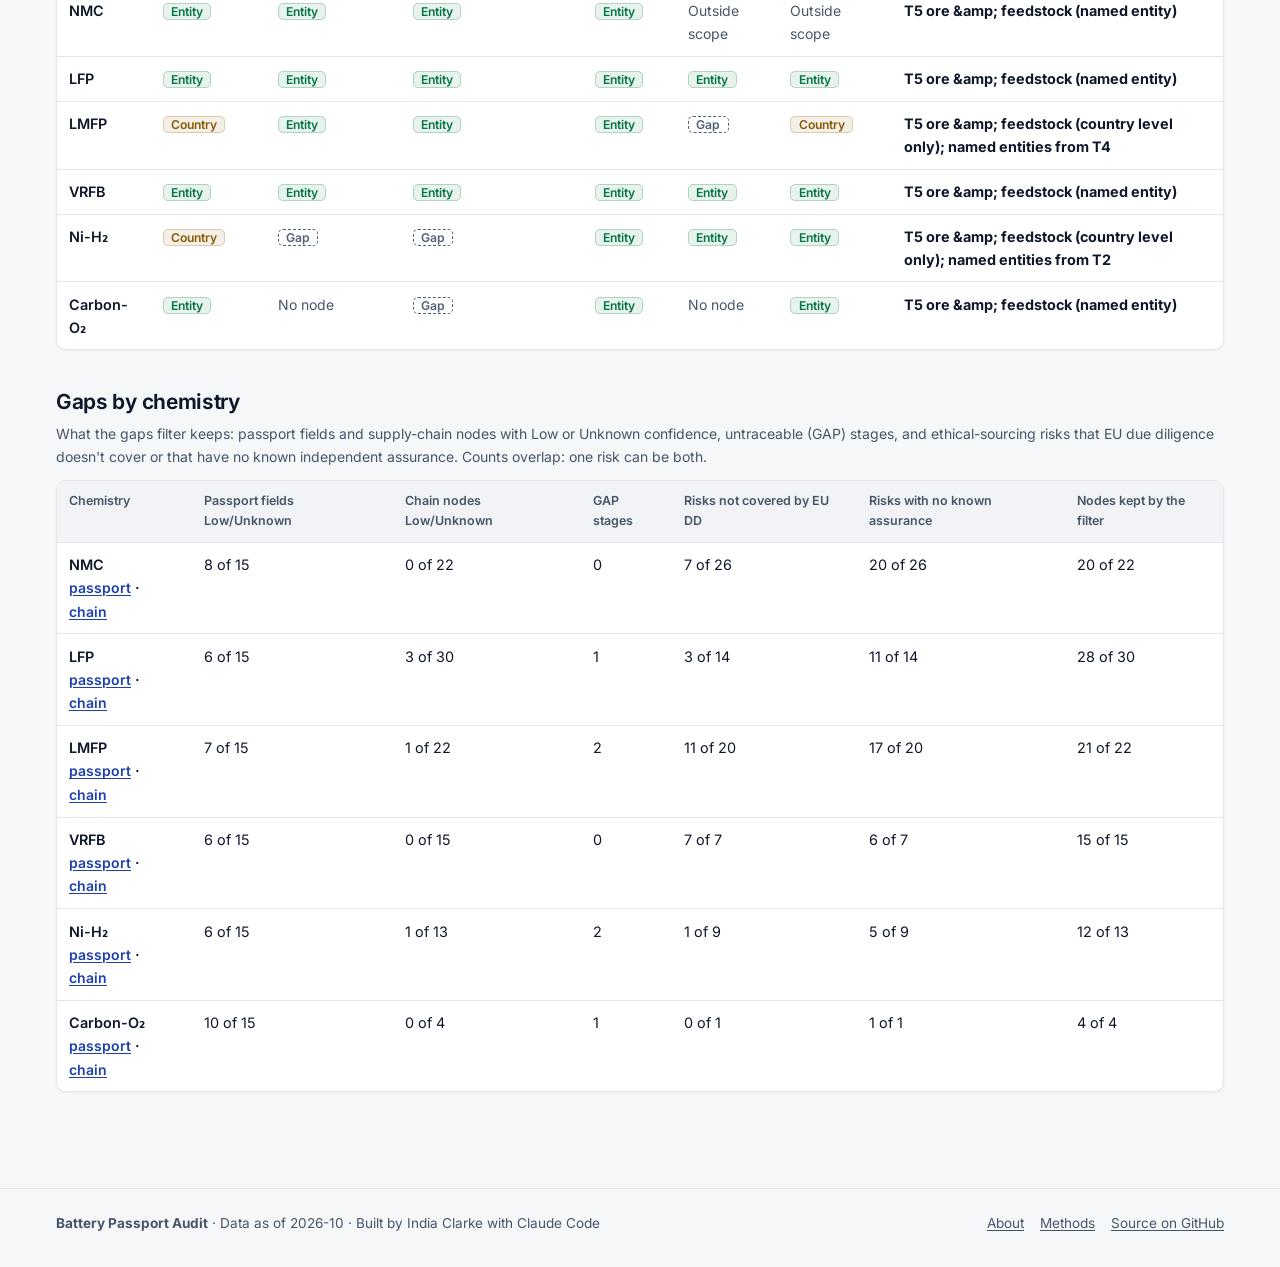
<file: compare.html>
<!doctype html>
<html lang="en">
<head>
<meta charset="utf-8">
<meta name="viewport" content="width=device-width, initial-scale=1">
<title>Compare chemistries · Battery Passport Audit</title>
<meta name="description" content="Minerals, chokepoints, EU passport scope and traceability depth across six battery chemistries.">
<link rel="stylesheet" href="assets/styles.css">
</head>
<body>
<main id="main" class="wrap">
  <h1>Compare chemistries</h1>
  <p class="lede">The six chemistries side by side: which minerals carry recorded risks, where supply is concentrated, which uses the EU passport covers,
    and how far back each chain could be traced.</p>
  <nav class="toc" aria-label="On this page"><a href="#minerals">Minerals screen</a> <a href="#chokepoints">Chokepoints</a> <a href="#scope">Use-case scope</a> <a href="#depth">Traceability depth</a> <a href="#gaps">Gaps</a></nav>

  <section id="minerals">
    <h2>Minerals screen</h2>
    <p class="small muted">Strongest ethical-risk signal recorded for each mineral in each chemistry's chain. A blank cell means the research recorded no risk
      for that mineral in that chain, not that none exists. "EU DD" is the Batteries Regulation due-diligence list (Annex X); "CRMA" is the EU critical raw
      materials list (Reg. 2024/1252, Annex II).</p>
    <div class="legend" aria-hidden="true"><span class="sig sig-documented-harm">● Documented harm</span><span class="sig sig-screening-flag">◆ Screening flag</span>
      <span class="sig sig-structural">▲ Structural risk</span><span class="sig sig-no-known-evidence">○ No known evidence</span>
      <span>number = risks recorded</span><span><span class="nc-key">shaded</span> = risk on a mineral EU due diligence doesn't cover</span></div>
    <div class="table-scroll"><table id="t-minerals"><caption class="sr-only">Strongest risk signal by mineral and chemistry</caption></table></div>
  </section>

  <section id="chokepoints">
    <h2>Chokepoints</h2>
    <p class="small muted">Stages where one country holds most of world supply, and which chemistries depend on them.</p>
    <div class="table-scroll"><table id="t-choke"><caption class="sr-only">Supply concentration by stage and country</caption></table></div>
  </section>

  <section id="scope">
    <h2>Use-case scope matrix</h2>
    <p class="small muted">Whether an EU battery passport would exist for each chemistry in each use. "Not assessed" means the research didn't cover that
      combination. A shadow passport is what the research could fill in where no official one would exist, or where too little is public.</p>
    <div class="table-scroll"><table id="t-scope"><caption class="sr-only">EU passport scope by chemistry and use case</caption></table></div>
  </section>

  <section id="depth">
    <h2>Traceability depth</h2>
    <p class="small muted">How far back each chain could be traced at High or Medium confidence. <strong>Entity</strong>: a named company or site.
      <strong>Country</strong>: only a national share of world supply. <strong>Low</strong>: only Low-confidence links. <strong>Gap</strong>: not traceable.</p>
    <div class="table-scroll"><table id="t-depth"><caption class="sr-only">Traceability by chemistry and stage</caption></table></div>
  </section>

  <section id="gaps">
    <h2>Gaps by chemistry</h2>
    <p class="small muted">What the gaps filter keeps: passport fields and supply-chain nodes with Low or Unknown confidence, untraceable (GAP) stages, and
      ethical-sourcing risks that EU due diligence doesn't cover or that have no known independent assurance. Counts overlap: one risk can be both.</p>
    <div class="table-scroll"><table id="t-gaps"><caption class="sr-only">Gap counts by chemistry</caption></table></div>
  </section>
</main>

<script type="module">
import { loadData, shell, setAsOf, fail, esc, STAGES, STAGE_LABEL, TIER, SIGNAL, confBadge, sourceLinks, isGapField, isGapNode } from "./assets/app.js";
shell("compare.html");

const ORDER = ["nmc", "lfp", "lmfp", "vrfb", "ni-h2", "carbon-o2"];
// EU DD: Annex X of Reg. 2023/1542. CRMA: Annex II of Reg. 2024/1252 as listed in research/fields.md §4.
const MINERALS = [
  ["cobalt", "Cobalt", true, true], ["nickel", "Nickel", true, true], ["lithium", "Lithium", true, true],
  ["natural graphite", "Natural graphite", true, true], ["synthetic graphite", "Synthetic graphite", false, true],
  ["manganese", "Manganese", false, true], ["phosphate", "Phosphate", false, true], ["vanadium", "Vanadium", false, true],
  ["copper", "Copper", false, true], ["aluminium", "Aluminium", false, true], ["iron", "Iron", false, false],
  ["carbon", "Carbon (from CO₂)", false, false], ["sulphuric acid", "Sulphuric acid (reagent)", false, false],
];
const USES = [["ev", "Electric vehicle"], ["grid", "Grid storage"], ["datacentre", "Data-centre backup"], ["long-duration", "Long-duration storage"], ["defence-aerospace", "Defence & aerospace"]];
const SCOPE_LABEL = { "in-scope": "In scope", likely: "Likely in scope", unclear: "Unclear", "out-of-scope": "Out of scope" };
const COUNTRY = { CD: "DR Congo", ID: "Indonesia", CN: "China", ZA: "South Africa" };
const regionName = (c) => COUNTRY[c] || (() => { try { return new Intl.DisplayNames(["en"], { type: "region" }).of(c); } catch { return c; } })();
const yesNo = (b) => (b ? "Yes" : '<span class="muted">No</span>');
const HM = (c) => c === "High" || c === "Medium";

function render(d) {
  const chems = ORDER.map((id) => d.chemById[id]);
  const head = (first, cols) => `<thead><tr><th scope="col">${first}</th>${cols.map((c) => `<th scope="col">${c}</th>`).join("")}</tr></thead>`;
  const chemHead = chems.map((c) => `${esc(c.short)}<br><span class="small muted">${esc(c.passport_type)}</span>`);
  const nodesOf = (id) => d.nodes.filter((n) => n.chemistries.includes(id));

  // 1. minerals screen
  document.getElementById("t-minerals").insertAdjacentHTML("beforeend", head("Mineral", ["EU DD", "CRMA", ...chemHead]) + `<tbody>${MINERALS.map(([m, label, dd, crma]) =>
    `<tr><th scope="row">${esc(label)}</th><td>${yesNo(dd)}</td><td>${yesNo(crma)}</td>${chems.map((c) => {
      const risks = nodesOf(c.id).flatMap((n) => n.ethical_risks).filter((r) => r.material === m);
      if (!risks.length) return `<td><span class="sr-only">none recorded</span></td>`;
      const top = risks.reduce((a, r) => (SIGNAL[r.signal].rank > SIGNAL[a.signal].rank ? r : a)).signal;
      return `<td class="mcell${!dd && SIGNAL[top].rank >= 2 ? " nc" : ""}"><a class="sig sig-${top}" href="supply-chain.html?chem=${c.id}"
        aria-label="${esc(`${c.short}, ${label}: ${SIGNAL[top].label}, ${risks.length} risk${risks.length === 1 ? "" : "s"} recorded${dd ? "" : ", not on EU DD list"}`)}">${SIGNAL[top].icon}</a>
        <span class="small muted">${risks.length}</span></td>`;
    }).join("")}</tr>`).join("")}</tbody>`);

  // 2. chokepoints
  const shares = d.nodes.filter((n) => n.share && n.share.percent).sort((a, b) => b.share.percent - a.share.percent);
  document.getElementById("t-choke").insertAdjacentHTML("beforeend", head("Stage", ["What", "Country", "Share", "Chemistries exposed", "Confidence", "Source"]) +
    `<tbody>${shares.map((n) => `<tr><td>${TIER[n.stage]}<br><span class="small muted">${esc(STAGE_LABEL[n.stage])}</span></td>
      <td><a href="supply-chain.html?chem=${ORDER.find((id) => n.chemistries.includes(id))}&node=${encodeURIComponent(n.id)}">${esc(n.name)}</a></td>
      <td>${esc(regionName(n.share.country))}</td>
      <td><span class="bar" style="--w:${Number(n.share.percent)}%"><span>${esc(n.share.percent)}%</span></span><span class="small muted">${esc(n.share.metric)}</span></td>
      <td>${ORDER.filter((id) => n.chemistries.includes(id)).map((id) => esc(d.chemById[id].short)).join(", ")}</td>
      <td>${confBadge(n.confidence)}</td>
      <td>${sourceLinks([...new Set(n.values.flatMap((v) => v.sources))], d)}<span class="small muted">as of ${esc(n.as_of)}</span></td></tr>`).join("")}</tbody>`);

  // 3. use-case scope matrix
  document.getElementById("t-scope").insertAdjacentHTML("beforeend", head("Chemistry", USES.map(([, l]) => l)) + `<tbody>${chems.map((c) =>
    `<tr><th scope="row">${esc(c.short)}</th>${USES.map(([u]) => {
      const x = c.use_cases.find((y) => y.use_case === u);
      if (!x) return `<td class="muted small">Not assessed</td>`;
      return `<td><a href="index.html?chem=${c.id}&use=${u}" class="scope-cell scope-${x.scope_status}">${esc(SCOPE_LABEL[x.scope_status])}</a> ${confBadge(x.confidence)}
        ${x.shadow_passport ? '<br><span class="badge shadow-tag">Shadow passport</span>' : ""}</td>`;
    }).join("")}</tr>`).join("")}</tbody>`);

  // 4. traceability depth
  const level = (ns) => {
    if (ns.some((n) => n.kind === "entity" && HM(n.confidence))) return "Entity";
    if (ns.some((n) => n.kind === "share" && HM(n.confidence))) return "Country";
    if (ns.some((n) => n.kind !== "gap" && n.confidence === "Low")) return "Low";
    if (ns.some((n) => n.kind === "gap")) return "Gap";
    return "";
  };
  document.getElementById("t-depth").insertAdjacentHTML("beforeend",
    head("Chemistry", [...STAGES.map((s) => `${TIER[s]}<br><span class="small muted">${STAGE_LABEL[s]}</span>`), "Deepest stage reached (High/Medium)"]) +
    `<tbody>${chems.map((c) => {
      const lv = STAGES.map((s) => level(nodesOf(c.id).filter((n) => n.stage === s)));
      const anyI = lv.findIndex((l) => l === "Entity" || l === "Country");
      const entI = lv.indexOf("Entity");
      const deepest = anyI < 0 ? "Nothing traced" : `${TIER[STAGES[anyI]]} ${esc(STAGE_LABEL[STAGES[anyI]].toLowerCase())} ${lv[anyI] === "Country" ? "(country level only)" : "(named entity)"}`
        + (lv[anyI] === "Country" && entI >= 0 ? `; named entities from ${TIER[STAGES[entI]]}` : "");
      return `<tr><th scope="row">${esc(c.short)}</th>${lv.map((l) => `<td>${l ? `<span class="depth depth-${l}">${l}</span>`
        : `<span class="small muted">${c.passport_type === "reference" ? "Outside scope" : "No node"}</span>`}</td>`).join("")}
        <td><strong>${esc(deepest)}</strong></td></tr>`;
    }).join("")}</tbody>`);
}

function renderGaps(d) {
  const cols = ["Passport fields Low/Unknown", "Chain nodes Low/Unknown", "GAP stages", "Risks not covered by EU DD", "Risks with no known assurance", "Nodes kept by the filter"];
  document.getElementById("t-gaps").insertAdjacentHTML("beforeend", `<thead><tr><th scope="col">Chemistry</th>${cols.map((c) => `<th scope="col">${c}</th>`).join("")}</tr></thead>
    <tbody>${ORDER.map((id) => {
      const c = d.chemById[id];
      const fields = d.passports.filter((f) => f.chemistry === id);
      const nodes = d.nodes.filter((n) => n.chemistries.includes(id));
      const risks = nodes.flatMap((n) => n.ethical_risks).filter((r) => SIGNAL[r.signal].rank >= 2);
      const cells = [
        `${fields.filter(isGapField).length} of ${fields.length}`,
        `${nodes.filter((n) => n.kind !== "gap" && (n.confidence === "Low" || n.confidence === "Unknown")).length} of ${nodes.length}`,
        nodes.filter((n) => n.kind === "gap").length,
        `${risks.filter((r) => r.eu_dd_coverage === "not-covered").length} of ${risks.length}`,
        `${risks.filter((r) => r.assurance === "none-known").length} of ${risks.length}`,
        `${nodes.filter(isGapNode).length} of ${nodes.length}`,
      ];
      return `<tr><th scope="row">${esc(c.short)}<br><a class="small" href="index.html?chem=${id}&gaps=1">passport</a> · <a class="small" href="supply-chain.html?chem=${id}&gaps=1">chain</a></th>
        ${cells.map((x) => `<td>${x}</td>`).join("")}</tr>`;
    }).join("")}</tbody>`);
}

loadData().then((d) => { render(d); renderGaps(d); setAsOf(d); }).catch(fail);
</script>
</body>
</html>
</file>
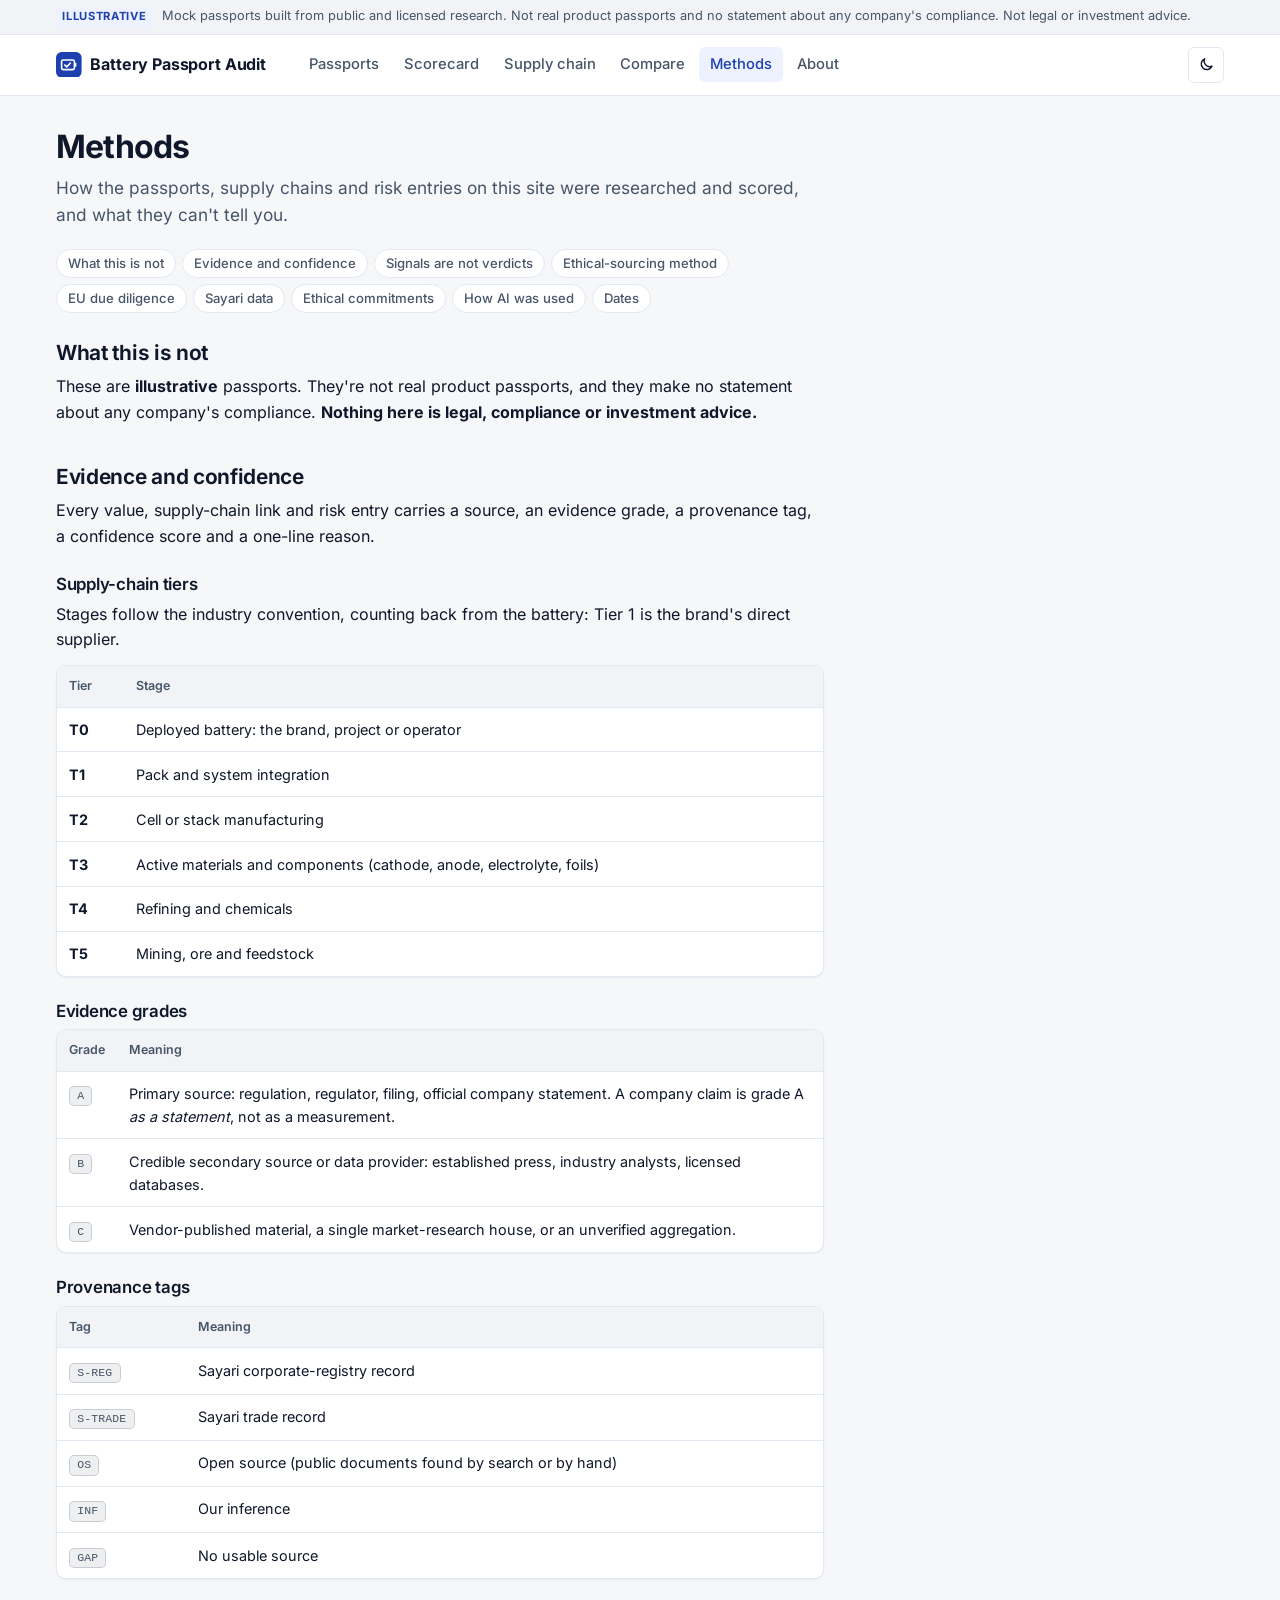
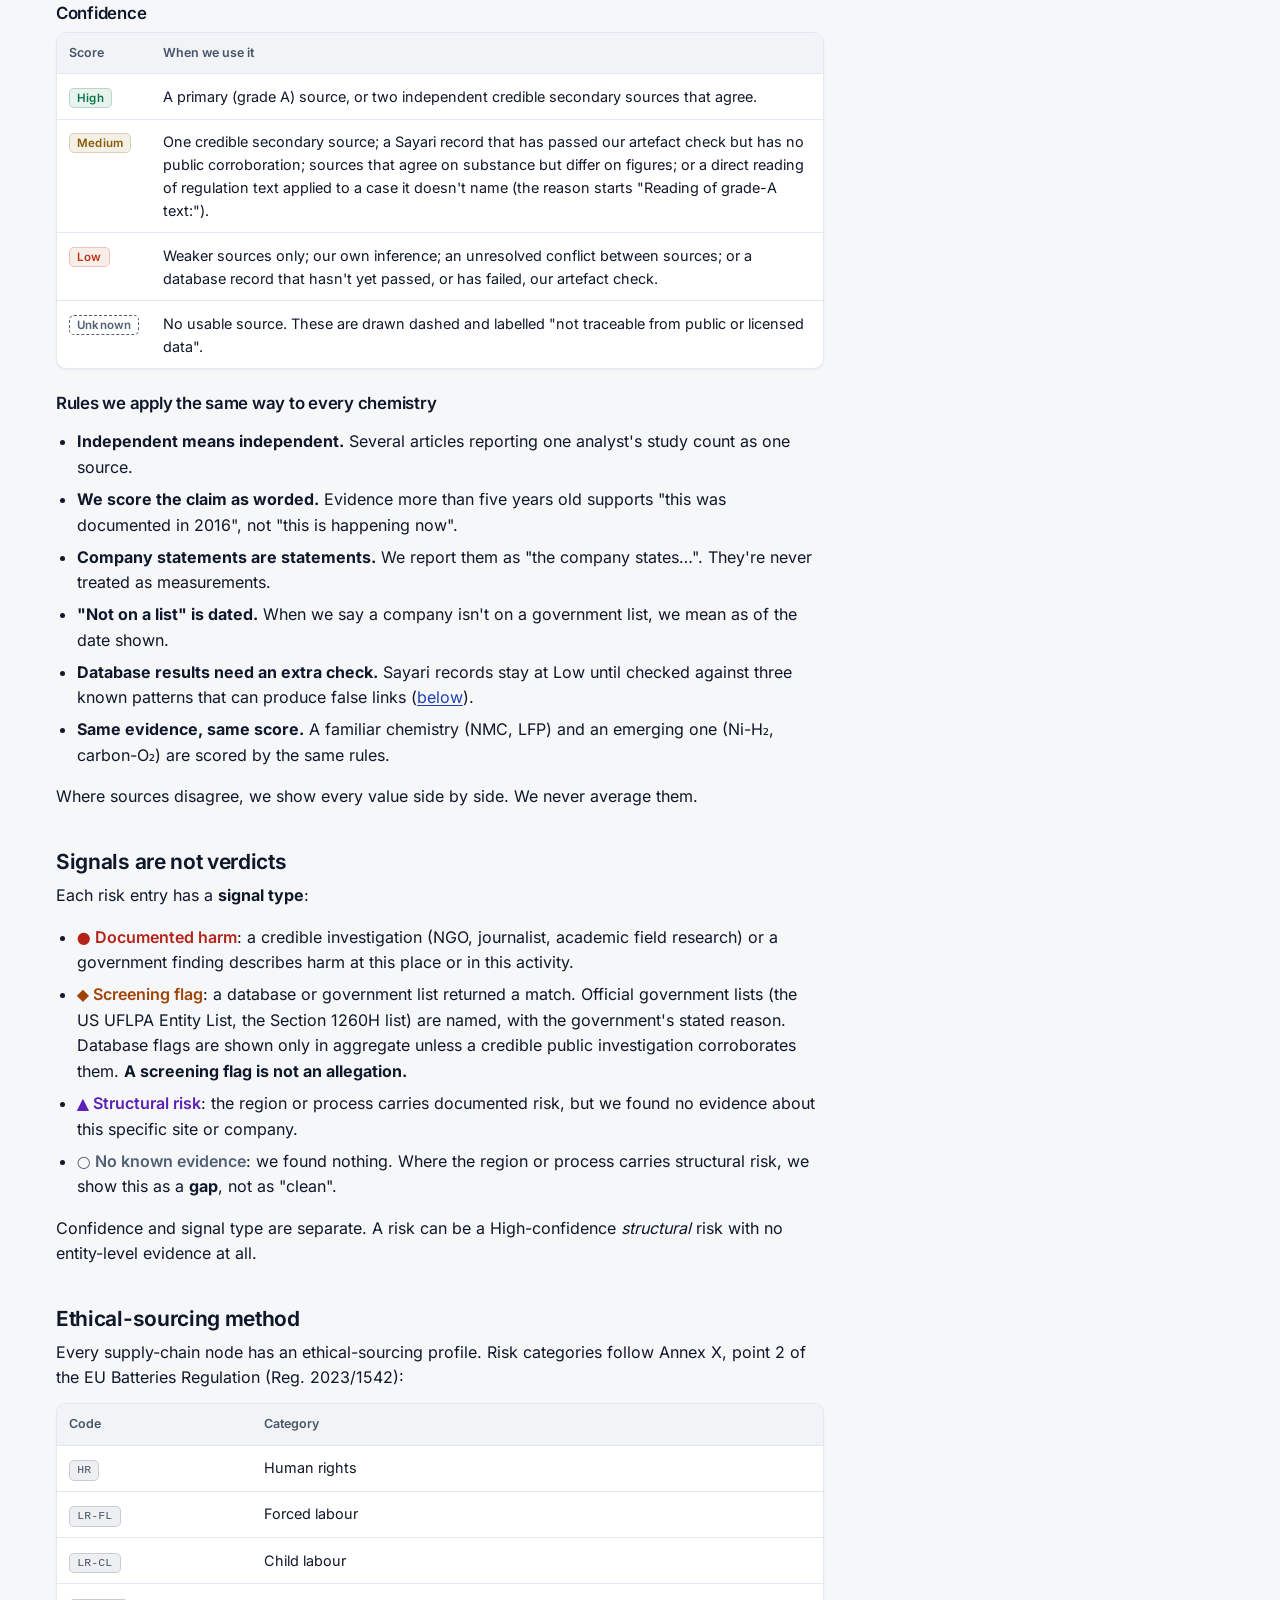
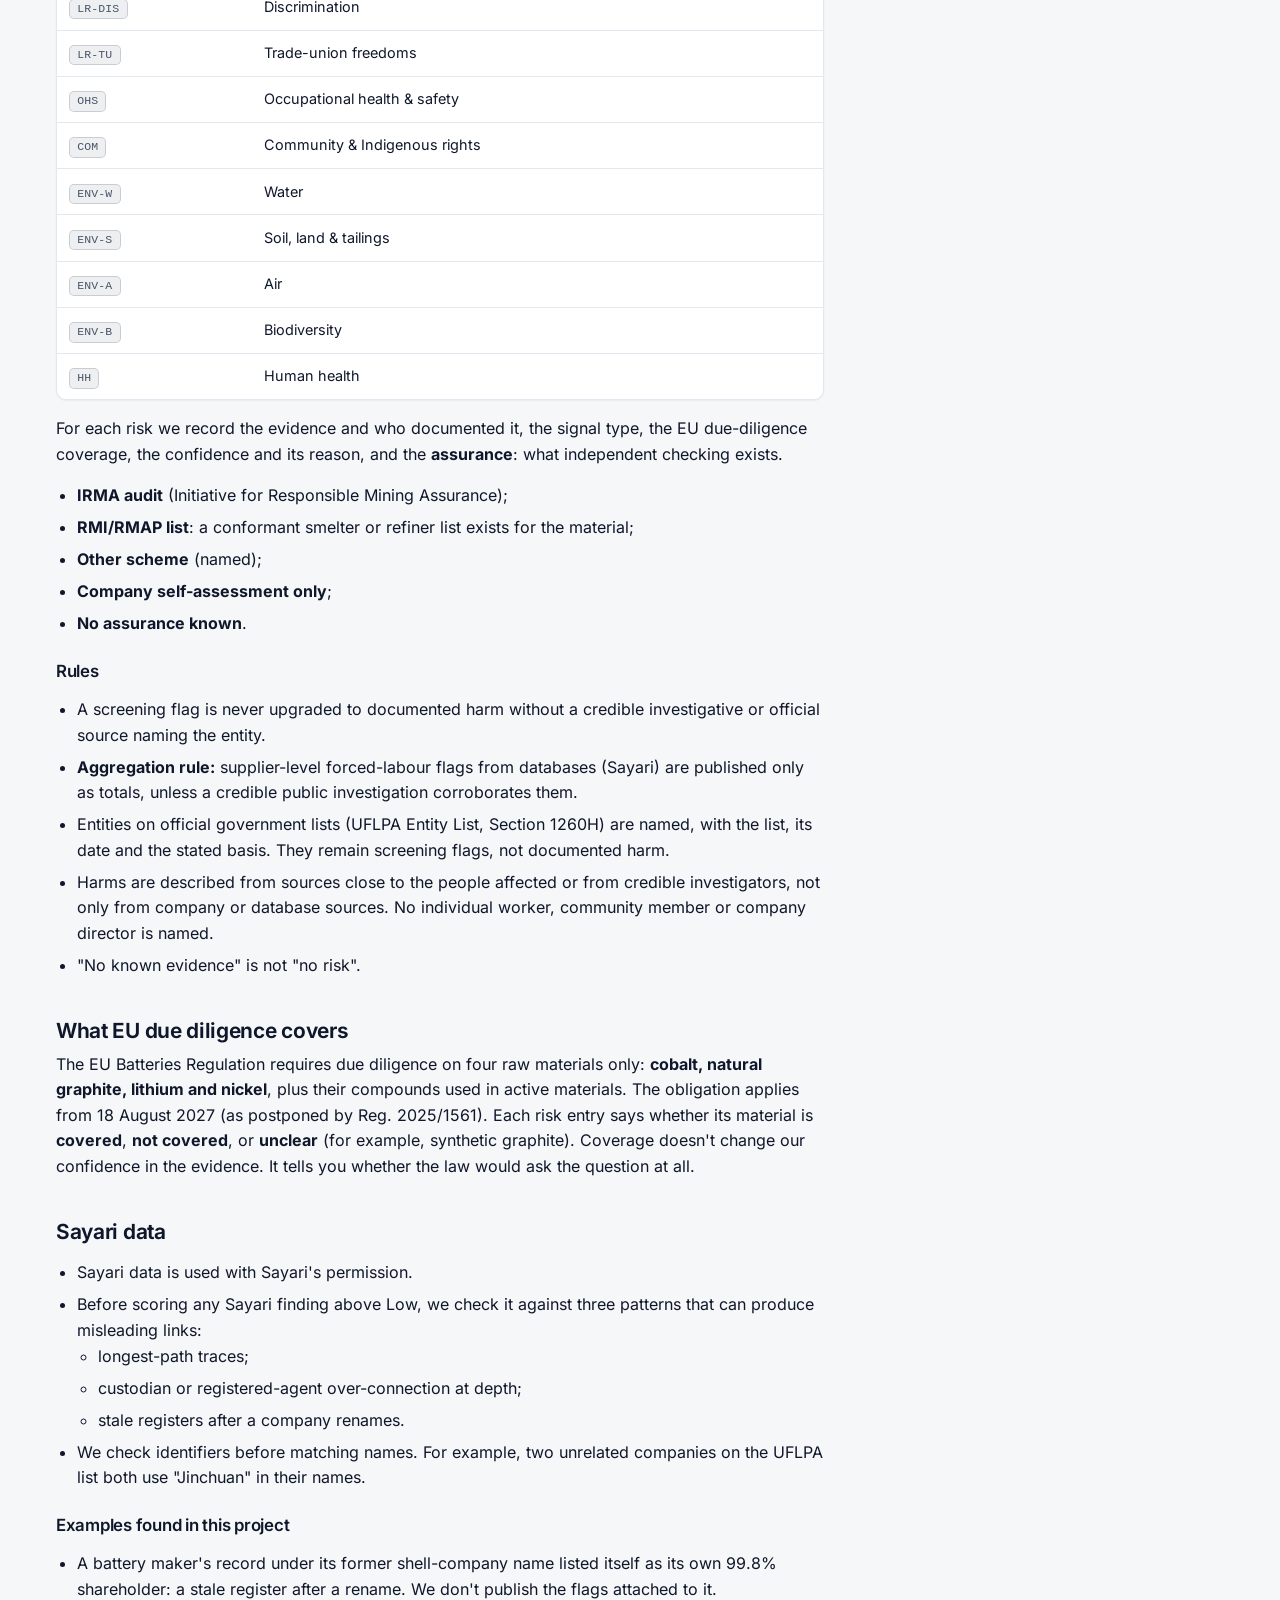
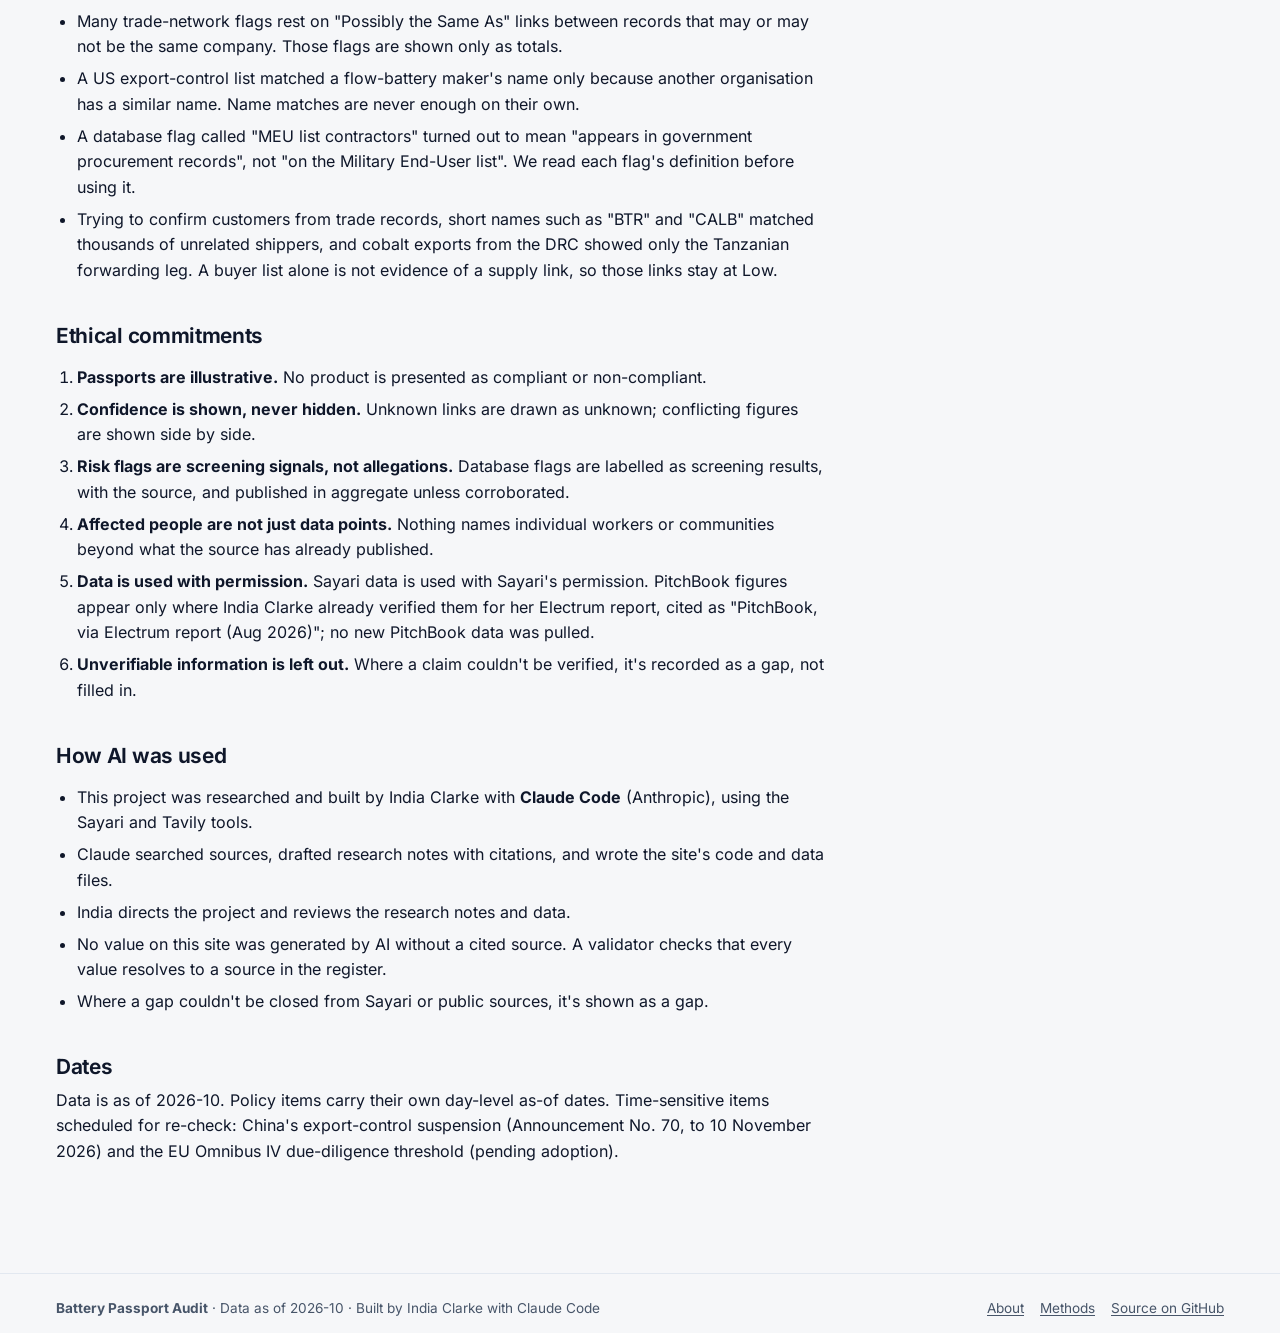
<file: methods.html>
<!doctype html>
<html lang="en">
<head>
<meta charset="utf-8">
<meta name="viewport" content="width=device-width, initial-scale=1">
<title>Methods · Battery Passport Audit</title>
<meta name="description" content="How the illustrative battery passports were built: supply-chain tiers, evidence grades, confidence rubric, ethical-sourcing method, Sayari data caveats and AI use.">
<link rel="stylesheet" href="assets/styles.css">
</head>
<body>
<main id="main" class="wrap prose">
  <h1>Methods</h1>
  <p class="lede">How the passports, supply chains and risk entries on this site were researched and scored, and what they can't tell you.</p>
  <nav class="toc" aria-label="On this page">
    <a href="#not">What this is not</a> <a href="#evidence">Evidence and confidence</a> <a href="#signals">Signals are not verdicts</a> <a href="#ethical">Ethical-sourcing method</a> <a href="#eudd">EU due diligence</a> <a href="#sayari">Sayari data</a> <a href="#commitments">Ethical commitments</a> <a href="#ai">How AI was used</a> <a href="#dates">Dates</a>
  </nav>

  <section id="not">
    <h2>What this is not</h2>
    <p>These are <strong>illustrative</strong> passports. They're not real product passports, and they make no statement about any company's compliance.
      <strong>Nothing here is legal, compliance or investment advice.</strong></p>
  </section>

  <section id="evidence">
    <h2>Evidence and confidence</h2>
    <p>Every value, supply-chain link and risk entry carries a source, an evidence grade, a provenance tag, a confidence score and a one-line reason.</p>
    <h3>Supply-chain tiers</h3>
    <p>Stages follow the industry convention, counting back from the battery: Tier 1 is the brand's direct supplier.</p>
    <div class="table-scroll"><table>
      <thead><tr><th scope="col">Tier</th><th scope="col">Stage</th></tr></thead>
      <tbody>
        <tr><td><strong>T0</strong></td><td>Deployed battery: the brand, project or operator</td></tr>
        <tr><td><strong>T1</strong></td><td>Pack and system integration</td></tr>
        <tr><td><strong>T2</strong></td><td>Cell or stack manufacturing</td></tr>
        <tr><td><strong>T3</strong></td><td>Active materials and components (cathode, anode, electrolyte, foils)</td></tr>
        <tr><td><strong>T4</strong></td><td>Refining and chemicals</td></tr>
        <tr><td><strong>T5</strong></td><td>Mining, ore and feedstock</td></tr>
      </tbody></table></div>
    <h3>Evidence grades</h3>
    <div class="table-scroll"><table>
      <thead><tr><th scope="col">Grade</th><th scope="col">Meaning</th></tr></thead>
      <tbody>
        <tr><td><span class="badge tier">A</span></td><td>Primary source: regulation, regulator, filing, official company statement. A company claim is grade A <em>as a statement</em>, not as a measurement.</td></tr>
        <tr><td><span class="badge tier">B</span></td><td>Credible secondary source or data provider: established press, industry analysts, licensed databases.</td></tr>
        <tr><td><span class="badge tier">C</span></td><td>Vendor-published material, a single market-research house, or an unverified aggregation.</td></tr>
      </tbody></table></div>
    <h3>Provenance tags</h3>
    <div class="table-scroll"><table>
      <thead><tr><th scope="col">Tag</th><th scope="col">Meaning</th></tr></thead>
      <tbody>
        <tr><td><span class="badge tag">S-REG</span></td><td>Sayari corporate-registry record</td></tr>
        <tr><td><span class="badge tag">S-TRADE</span></td><td>Sayari trade record</td></tr>
        <tr><td><span class="badge tag">OS</span></td><td>Open source (public documents found by search or by hand)</td></tr>
        <tr><td><span class="badge tag">INF</span></td><td>Our inference</td></tr>
        <tr><td><span class="badge tag">GAP</span></td><td>No usable source</td></tr>
      </tbody></table></div>
    <h3>Confidence</h3>
    <div class="table-scroll"><table>
      <thead><tr><th scope="col">Score</th><th scope="col">When we use it</th></tr></thead>
      <tbody>
        <tr><td><span class="badge conf-High">High</span></td><td>A primary (grade A) source, or two independent credible secondary sources that agree.</td></tr>
        <tr><td><span class="badge conf-Medium">Medium</span></td><td>One credible secondary source; a Sayari record that has passed our artefact check but has no public corroboration; sources that agree on substance but differ on figures; or a direct reading of regulation text applied to a case it doesn't name (the reason starts "Reading of grade-A text:").</td></tr>
        <tr><td><span class="badge conf-Low">Low</span></td><td>Weaker sources only; our own inference; an unresolved conflict between sources; or a database record that hasn't yet passed, or has failed, our artefact check.</td></tr>
        <tr><td><span class="badge conf-Unknown">Unknown</span></td><td>No usable source. These are drawn dashed and labelled "not traceable from public or licensed data".</td></tr>
      </tbody></table></div>
    <h3>Rules we apply the same way to every chemistry</h3>
    <ul>
      <li><strong>Independent means independent.</strong> Several articles reporting one analyst's study count as one source.</li>
      <li><strong>We score the claim as worded.</strong> Evidence more than five years old supports "this was documented in 2016", not "this is happening now".</li>
      <li><strong>Company statements are statements.</strong> We report them as "the company states…". They're never treated as measurements.</li>
      <li><strong>"Not on a list" is dated.</strong> When we say a company isn't on a government list, we mean as of the date shown.</li>
      <li><strong>Database results need an extra check.</strong> Sayari records stay at Low until checked against three known patterns that can produce false links (<a href="#sayari">below</a>).</li>
      <li><strong>Same evidence, same score.</strong> A familiar chemistry (NMC, LFP) and an emerging one (Ni-H₂, carbon-O₂) are scored by the same rules.</li>
    </ul>
    <p>Where sources disagree, we show every value side by side. We never average them.</p>
  </section>

  <section id="signals">
    <h2>Signals are not verdicts</h2>
    <p>Each risk entry has a <strong>signal type</strong>:</p>
    <ul>
      <li><span class="sig sig-documented-harm">● Documented harm</span>: a credible investigation (NGO, journalist, academic field research) or a government finding describes harm at this place or in this activity.</li>
      <li><span class="sig sig-screening-flag">◆ Screening flag</span>: a database or government list returned a match. Official government lists (the US UFLPA Entity List, the Section 1260H list) are named, with the government's stated reason. Database flags are shown only in aggregate unless a credible public investigation corroborates them. <strong>A screening flag is not an allegation.</strong></li>
      <li><span class="sig sig-structural">▲ Structural risk</span>: the region or process carries documented risk, but we found no evidence about this specific site or company.</li>
      <li><span class="sig sig-no-known-evidence">○ No known evidence</span>: we found nothing. Where the region or process carries structural risk, we show this as a <strong>gap</strong>, not as "clean".</li>
    </ul>
    <p>Confidence and signal type are separate. A risk can be a High-confidence <em>structural</em> risk with no entity-level evidence at all.</p>
  </section>

  <section id="ethical">
    <h2>Ethical-sourcing method</h2>
    <p>Every supply-chain node has an ethical-sourcing profile. Risk categories follow Annex X, point 2 of the EU Batteries Regulation (Reg. 2023/1542):</p>
    <div class="table-scroll"><table id="t-cats">
      <thead><tr><th scope="col">Code</th><th scope="col">Category</th></tr></thead><tbody></tbody></table></div>
    <p>For each risk we record the evidence and who documented it, the signal type, the EU due-diligence coverage, the confidence and its reason, and the
      <strong>assurance</strong>: what independent checking exists.</p>
    <ul>
      <li><strong>IRMA audit</strong> (Initiative for Responsible Mining Assurance);</li>
      <li><strong>RMI/RMAP list</strong>: a conformant smelter or refiner list exists for the material;</li>
      <li><strong>Other scheme</strong> (named);</li>
      <li><strong>Company self-assessment only</strong>;</li>
      <li><strong>No assurance known</strong>.</li>
    </ul>
    <h3>Rules</h3>
    <ul>
      <li>A screening flag is never upgraded to documented harm without a credible investigative or official source naming the entity.</li>
      <li><strong>Aggregation rule:</strong> supplier-level forced-labour flags from databases (Sayari) are published only as totals, unless a credible public investigation corroborates them.</li>
      <li>Entities on official government lists (UFLPA Entity List, Section 1260H) are named, with the list, its date and the stated basis. They remain screening flags, not documented harm.</li>
      <li>Harms are described from sources close to the people affected or from credible investigators, not only from company or database sources. No individual worker, community member or company director is named.</li>
      <li>"No known evidence" is not "no risk".</li>
    </ul>
  </section>

  <section id="eudd">
    <h2>What EU due diligence covers</h2>
    <p>The EU Batteries Regulation requires due diligence on four raw materials only: <strong>cobalt, natural graphite, lithium and nickel</strong>, plus their
      compounds used in active materials. The obligation applies from 18 August 2027 (as postponed by Reg. 2025/1561). Each risk entry says whether its
      material is <strong>covered</strong>, <strong>not covered</strong>, or <strong>unclear</strong> (for example, synthetic graphite). Coverage doesn't change
      our confidence in the evidence. It tells you whether the law would ask the question at all.</p>
  </section>

  <section id="sayari">
    <h2>Sayari data</h2>
    <ul>
      <li>Sayari data is used with Sayari's permission.</li>
      <li>Before scoring any Sayari finding above Low, we check it against three patterns that can produce misleading links:
        <ul><li>longest-path traces;</li><li>custodian or registered-agent over-connection at depth;</li><li>stale registers after a company renames.</li></ul></li>
      <li>We check identifiers before matching names. For example, two unrelated companies on the UFLPA list both use "Jinchuan" in their names.</li>
    </ul>
    <h3>Examples found in this project</h3>
    <ul>
      <li>A battery maker's record under its former shell-company name listed itself as its own 99.8% shareholder: a stale register after a rename. We don't publish the flags attached to it.</li>
      <li>Many trade-network flags rest on "Possibly the Same As" links between records that may or may not be the same company. Those flags are shown only as totals.</li>
      <li>A US export-control list matched a flow-battery maker's name only because another organisation has a similar name. Name matches are never enough on their own.</li>
      <li>A database flag called "MEU list contractors" turned out to mean "appears in government procurement records", not "on the Military End-User list". We read each flag's definition before using it.</li>
      <li>Trying to confirm customers from trade records, short names such as "BTR" and "CALB" matched thousands of unrelated shippers, and cobalt exports from the DRC showed only the Tanzanian forwarding leg. A buyer list alone is not evidence of a supply link, so those links stay at Low.</li>
    </ul>
  </section>

  <section id="commitments">
    <h2>Ethical commitments</h2>
    <ol>
      <li><strong>Passports are illustrative.</strong> No product is presented as compliant or non-compliant.</li>
      <li><strong>Confidence is shown, never hidden.</strong> Unknown links are drawn as unknown; conflicting figures are shown side by side.</li>
      <li><strong>Risk flags are screening signals, not allegations.</strong> Database flags are labelled as screening results, with the source, and published in aggregate unless corroborated.</li>
      <li><strong>Affected people are not just data points.</strong> Nothing names individual workers or communities beyond what the source has already published.</li>
      <li><strong>Data is used with permission.</strong> Sayari data is used with Sayari's permission. PitchBook figures appear only where India Clarke already verified them for her Electrum report, cited as "PitchBook, via Electrum report (Aug 2026)"; no new PitchBook data was pulled.</li>
      <li><strong>Unverifiable information is left out.</strong> Where a claim couldn't be verified, it's recorded as a gap, not filled in.</li>
    </ol>
  </section>

  <section id="ai">
    <h2>How AI was used</h2>
    <ul>
      <li>This project was researched and built by India Clarke with <strong>Claude Code</strong> (Anthropic), using the Sayari and Tavily tools.</li>
      <li>Claude searched sources, drafted research notes with citations, and wrote the site's code and data files.</li>
      <li>India directs the project and reviews the research notes and data.</li>
      <li>No value on this site was generated by AI without a cited source. A validator checks that every value resolves to a source in the register.</li>
      <li>Where a gap couldn't be closed from Sayari or public sources, it's shown as a gap.</li>
    </ul>
  </section>

  <section id="dates">
    <h2>Dates</h2>
    <p>Data is as of <span data-asof></span>. Policy items carry their own day-level as-of dates. Time-sensitive items scheduled for re-check:
      China's export-control suspension (Announcement No. 70, to 10 November 2026) and the EU Omnibus IV due-diligence threshold (pending adoption).</p>
  </section>
</main>

<script type="module">
import { loadData, shell, setAsOf, fail, RISK_LABEL, esc } from "./assets/app.js";
shell("methods.html");
document.querySelector("#t-cats tbody").innerHTML = Object.entries(RISK_LABEL)
  .map(([code, label]) => `<tr><td><span class="badge tag">${esc(code)}</span></td><td>${esc(label)}</td></tr>`).join("");
loadData().then(setAsOf).catch(fail);
</script>
</body>
</html>
</file>
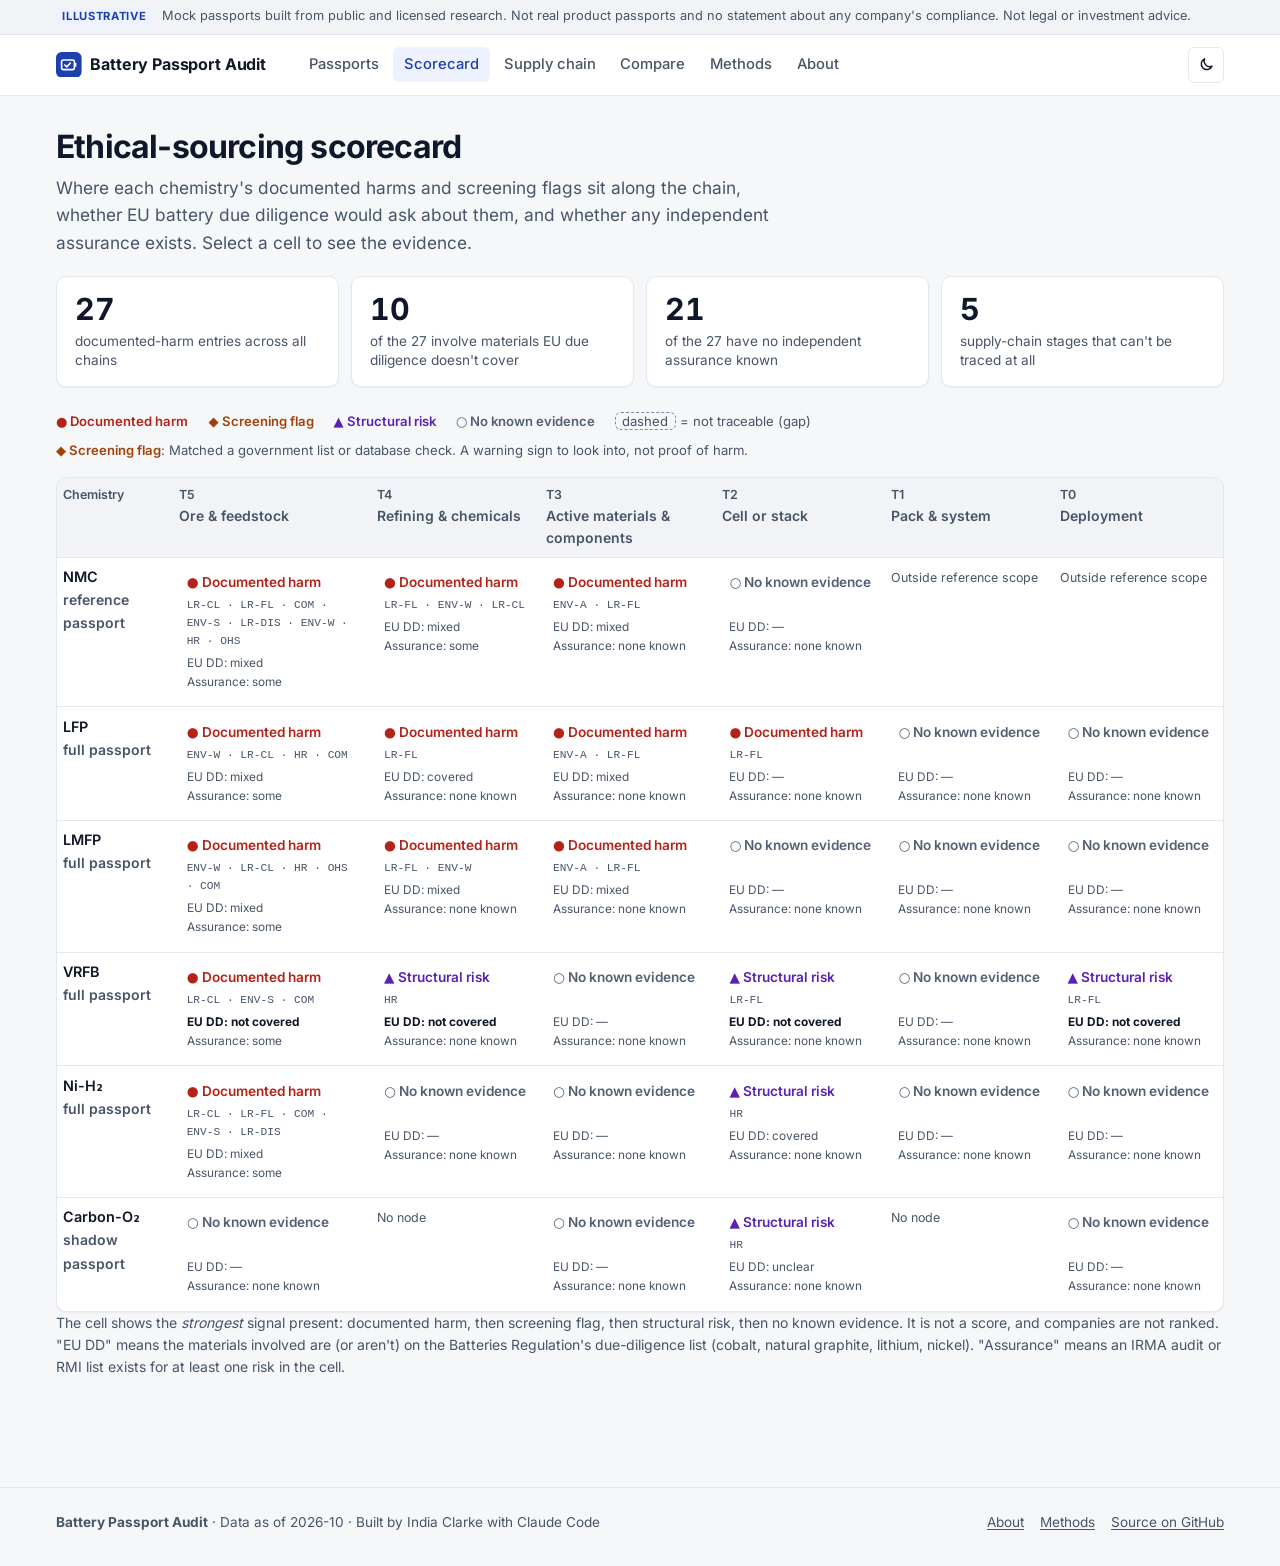
<file: scorecard.html>
<!doctype html>
<html lang="en">
<head>
<meta charset="utf-8">
<meta name="viewport" content="width=device-width, initial-scale=1">
<title>Ethical-sourcing scorecard · Battery Passport Audit</title>
<meta name="description" content="Where each battery chemistry's human-rights, labour, community and environmental risks sit, and what EU due diligence would miss.">
<link rel="stylesheet" href="assets/styles.css">
</head>
<body>
<main id="main" class="wrap">
  <h1>Ethical-sourcing scorecard</h1>
  <p class="lede">Where each chemistry's documented harms and screening flags sit along the chain, whether EU battery due diligence would ask about them,
    and whether any independent assurance exists. Select a cell to see the evidence.</p>

  <div class="kpis" id="kpis" aria-live="polite"></div>

  <div class="legend" aria-label="Legend">
    <span class="sig sig-documented-harm">● Documented harm</span>
    <span class="sig sig-screening-flag">◆ Screening flag</span>
    <span class="sig sig-structural">▲ Structural risk</span>
    <span class="sig sig-no-known-evidence">○ No known evidence</span>
    <span><span class="cell-gap" style="padding:0 .4rem">dashed</span> = not traceable (gap)</span>
  </div>

  <div class="table-scroll">
    <table class="scorecard" id="grid">
      <caption class="sr-only">Strongest ethical-risk signal by chemistry and supply-chain stage</caption>
    </table>
  </div>
  <p class="small muted">The cell shows the <em>strongest</em> signal present: documented harm, then screening flag, then structural risk, then no known evidence.
    It is not a score, and companies are not ranked. "EU DD" means the materials involved are (or aren't) on the Batteries Regulation's due-diligence list
    (cobalt, natural graphite, lithium, nickel). "Assurance" means an IRMA audit or RMI list exists for at least one risk in the cell.</p>

  <section class="panel card" id="panel" hidden aria-live="polite"></section>
</main>

<script type="module">
import { loadData, shell, setAsOf, fail, STAGES, STAGE_LABEL, TIER, SIGNAL, esc, signalLabel, riskItem, confBadge, param } from "./assets/app.js";
shell("scorecard.html");

const ORDER = ["nmc", "lfp", "lmfp", "vrfb", "ni-h2", "carbon-o2"];

function summarise(nodes) {
  const risks = nodes.flatMap((n) => n.ethical_risks);
  const allGap = nodes.length > 0 && nodes.every((n) => n.kind === "gap");
  if (!risks.length) return { empty: true, allGap };
  const top = risks.reduce((a, r) => (SIGNAL[r.signal].rank > SIGNAL[a.signal].rank ? r : a)).signal;
  const material = risks.filter((r) => SIGNAL[r.signal].rank >= 2);
  const cats = [...new Set(risks.filter((r) => r.signal === top && top !== "no-known-evidence").map((r) => r.category))];
  const cov = new Set(material.map((r) => r.eu_dd_coverage).filter((c) => c !== "not-applicable"));
  const dd = !cov.size ? "—" : cov.size > 1 ? "mixed" : { covered: "covered", "not-covered": "not covered", unclear: "unclear" }[[...cov][0]];
  const assured = material.some((r) => r.assurance === "irma-audit" || r.assurance === "rmi-rmap-conformant" || r.assurance === "other-scheme");
  return { top, cats, dd, assured, allGap, risks };
}

function render(data) {
  const chems = ORDER.map((id) => data.chemById[id]).filter(Boolean);
  const grid = document.getElementById("grid");
  grid.insertAdjacentHTML("beforeend", `<thead><tr><th scope="col">Chemistry</th>${STAGES.map((s) =>
    `<th scope="col">${TIER[s]}<br><span class="small muted">${STAGE_LABEL[s]}</span></th>`).join("")}</tr></thead>`);
  const body = document.createElement("tbody");
  for (const c of chems) {
    const tr = document.createElement("tr");
    tr.innerHTML = `<th scope="row">${esc(c.short)}<br><span class="small muted">${esc(c.passport_type)} passport</span></th>`;
    for (const s of STAGES) {
      const nodes = data.nodes.filter((n) => n.stage === s && n.chemistries.includes(c.id));
      const sm = summarise(nodes);
      const td = document.createElement("td");
      if (sm.empty) {
        td.innerHTML = `<span class="cell-empty">${c.passport_type === "reference" ? "Outside reference scope" : "No node"}</span>`;
      } else {
        const btn = document.createElement("button");
        btn.className = "cell-btn" + (sm.allGap ? " cell-gap" : "");
        btn.type = "button";
        btn.setAttribute("aria-label", `${c.short}, ${TIER[s]}: ${SIGNAL[sm.top].label}${sm.cats.length ? ", " + sm.cats.join(", ") : ""}; EU due diligence ${sm.dd}; assurance ${sm.assured ? "some" : "none known"}`);
        btn.innerHTML = `${signalLabel(sm.top)}<span class="cats">${esc(sm.cats.join(" · ") || " ")}</span>
          <span class="meta${sm.dd === "not covered" ? " nc" : ""}">EU DD: ${esc(sm.dd)}</span><span class="meta">Assurance: ${sm.assured ? "some" : "none known"}</span>`;
        btn.addEventListener("click", () => open(c, s, nodes, td, data));
        td.append(btn);
      }
      tr.append(td);
    }
    body.append(tr);
  }
  grid.append(body);

  // headline numbers, computed from the data
  const risks = data.nodes.flatMap((n) => n.ethical_risks.map((r) => ({ ...r, node: n })));
  const harm = risks.filter((r) => r.signal === "documented-harm");
  const harmNotCovered = harm.filter((r) => r.eu_dd_coverage === "not-covered");
  const unassured = harm.filter((r) => r.assurance === "none-known");
  const gaps = data.nodes.filter((n) => n.kind === "gap").length;
  document.getElementById("kpis").innerHTML = [
    [harm.length, "documented-harm entries across all chains"],
    [harmNotCovered.length, `of the ${harm.length} involve materials EU due diligence doesn't cover`],
    [unassured.length, `of the ${harm.length} have no independent assurance known`],
    [gaps, "supply-chain stages that can't be traced at all"],
  ].map(([n, l]) => `<div class="card kpi"><div class="num">${n}</div><div class="lab">${esc(l)}</div></div>`).join("");

  const pre = param("cell");
  if (pre) {
    const [cid, st] = pre.split(":");
    const td = [...grid.querySelectorAll("tbody tr")][ORDER.indexOf(cid)]?.children[STAGES.indexOf(st) + 1];
    td?.querySelector("button")?.click();
  }
}

function open(c, s, nodes, td, data) {
  document.querySelectorAll("td.selected").forEach((el) => el.classList.remove("selected"));
  td.classList.add("selected");
  const panel = document.getElementById("panel");
  panel.hidden = false;
  panel.innerHTML = `<h2>${esc(c.short)} · ${TIER[s]} ${esc(STAGE_LABEL[s])}</h2>
    ${nodes.map((n) => `<h3>${esc(n.name)} ${confBadge(n.confidence)}${n.kind === "gap" ? ' <span class="badge conf-Unknown">GAP</span>' : ""}</h3>
      <p class="small muted">${esc(n.role)} · as of ${esc(n.as_of)} ·
        <a href="supply-chain.html?chem=${encodeURIComponent(c.id)}&node=${encodeURIComponent(n.id)}">open in supply-chain explorer</a></p>
      ${n.flags.map((f) => `<p class="flag-label">${esc(f.label)}: ${esc(f.basis)}</p>`).join("")}
      <ul class="risk-list">${n.ethical_risks.map((r) => riskItem(r, data)).join("")}</ul>`).join("")}`;
  history.replaceState(null, "", `?cell=${c.id}:${s}`);
  panel.scrollIntoView({ behavior: matchMedia("(prefers-reduced-motion: reduce)").matches ? "auto" : "smooth", block: "start" });
}

loadData().then((d) => { render(d); setAsOf(d); }).catch(fail);
</script>
</body>
</html>
</file>
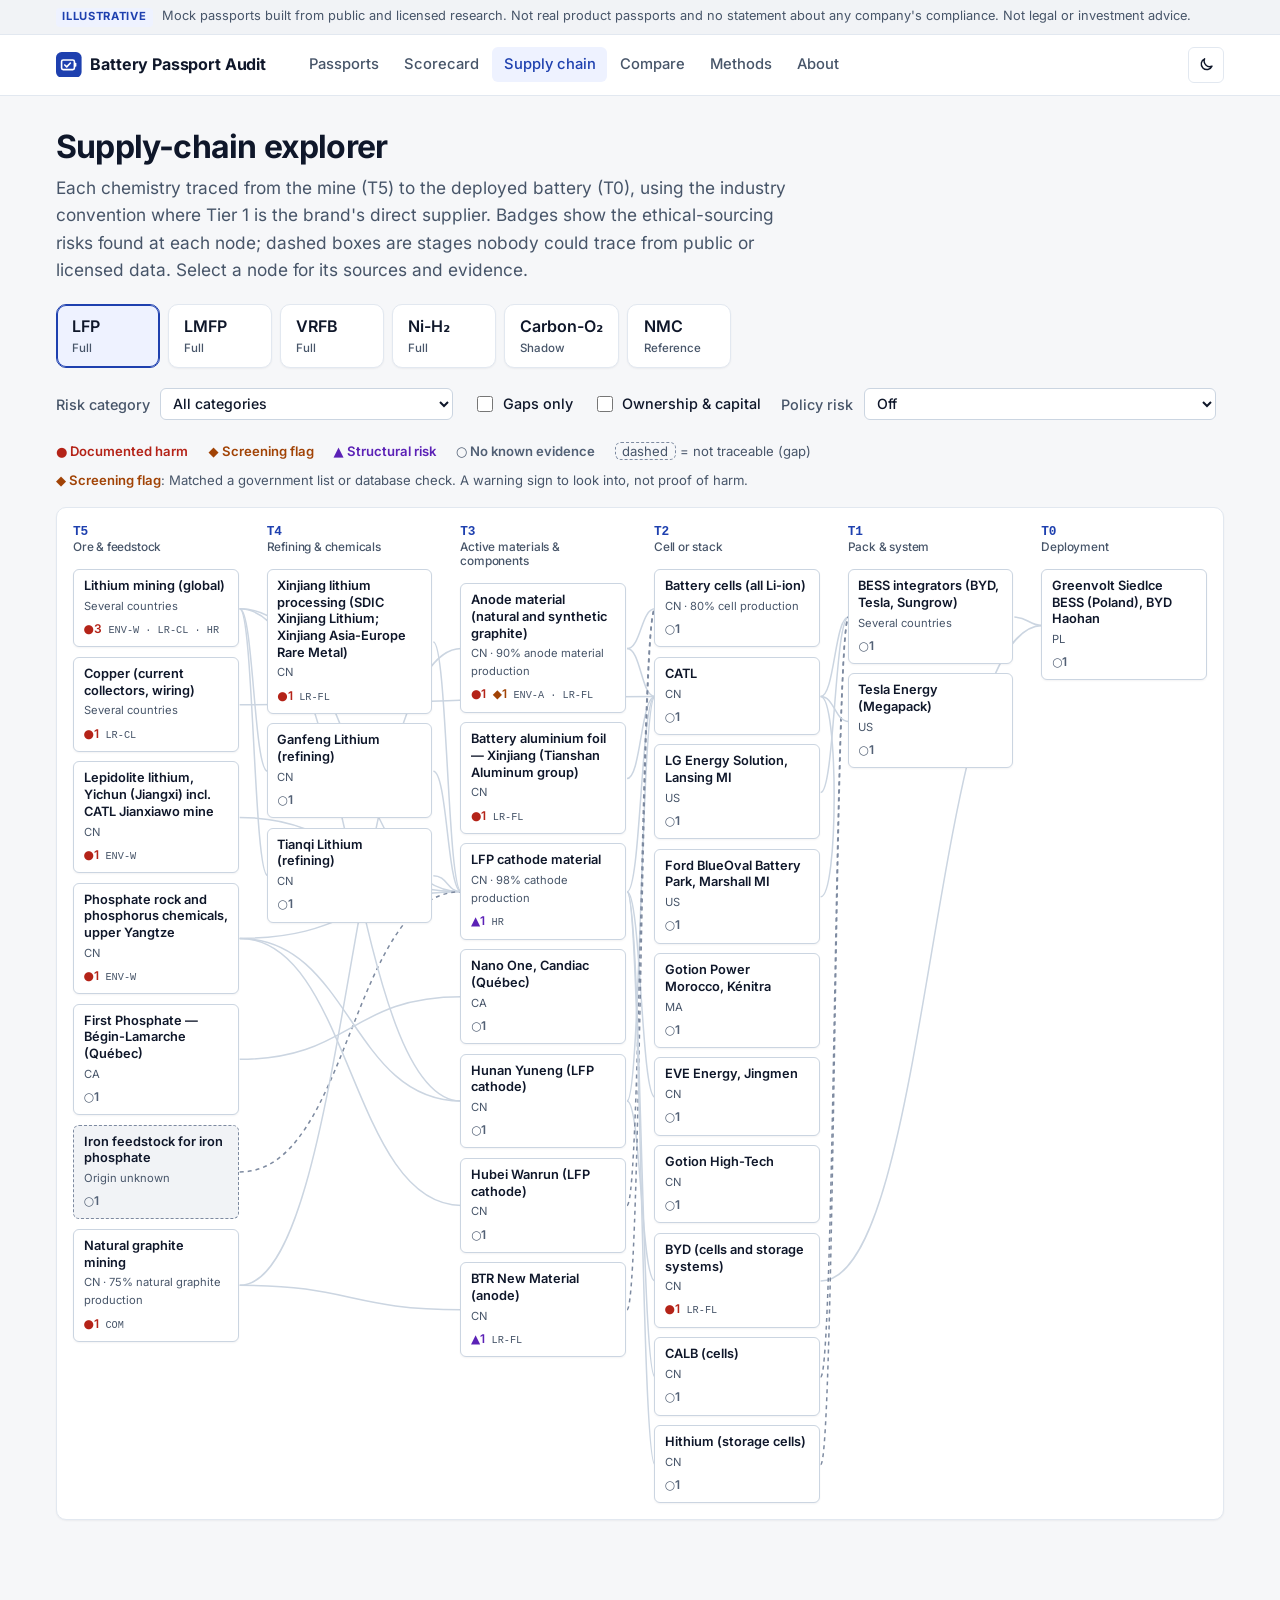
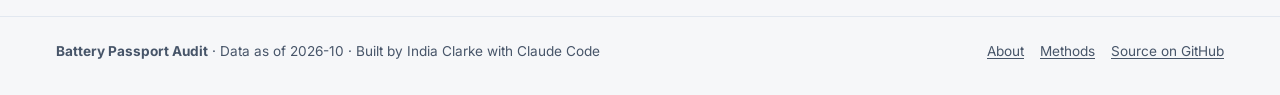
<file: supply-chain.html>
<!doctype html>
<html lang="en">
<head>
<meta charset="utf-8">
<meta name="viewport" content="width=device-width, initial-scale=1">
<title>Supply-chain explorer · Battery Passport Audit</title>
<meta name="description" content="Trace each battery chemistry from ore to deployment, with the ethical-sourcing risks the research found at each stage.">
<link rel="stylesheet" href="assets/styles.css">
</head>
<body>
<main id="main" class="wrap">
  <h1>Supply-chain explorer</h1>
  <p class="lede">Each chemistry traced from the mine (T5) to the deployed battery (T0), using the industry convention where Tier 1 is the brand's direct supplier. Badges show the ethical-sourcing risks found at each node; dashed boxes are stages
    nobody could trace from public or licensed data. Select a node for its sources and evidence.</p>

  <div class="picker" role="group" aria-label="Choose a chemistry" id="picker"></div>

  <div class="chain-controls">
    <label>Risk category
      <select id="cat"><option value="">All categories</option></select></label>
    <label class="check"><input type="checkbox" id="gaps"> Gaps only</label>
    <label class="check"><input type="checkbox" id="own"> Ownership &amp; capital</label>
    <label>Policy risk
      <select id="pol"><option value="">Off</option></select></label>
    <span class="small muted" id="own-note" aria-live="polite"></span>
    <span class="small muted" id="pol-note" aria-live="polite"></span>
    <span class="small muted" id="cat-note" aria-live="polite"></span>
  </div>

  <div class="legend" aria-label="Legend">
    <span class="sig sig-documented-harm">● Documented harm</span>
    <span class="sig sig-screening-flag">◆ Screening flag</span>
    <span class="sig sig-structural">▲ Structural risk</span>
    <span class="sig sig-no-known-evidence">○ No known evidence</span>
    <span><span class="cell-gap" style="padding:0 .4rem">dashed</span> = not traceable (gap)</span>
    <span class="legend-own" id="legend-own" hidden><svg width="28" height="8" aria-hidden="true"><line x1="0" y1="4" x2="28" y2="4" class="lg-own"/></svg> ownership
      <svg width="28" height="8" aria-hidden="true"><line x1="0" y1="4" x2="28" y2="4" class="lg-cap"/></svg> capital / offtake</span>
  </div>

  <div class="chain" id="chain">
    <p class="sr-only">Each node button's label lists what it supplies or connects to; the drawn lines repeat that information visually.</p>
    <svg class="chain-edges" id="edges" aria-hidden="true" focusable="false"></svg>
    <div class="chain-cols" id="cols"></div>
  </div>
  <div class="chain-list" id="list"></div>
</main>

<script type="module">
import { loadData, shell, setAsOf, fail, esc, STAGES, STAGE_LABEL, TIER, SIGNAL, RISK_LABEL, param, openNodeDetail, POLICY, policyItems, isGapNode } from "./assets/app.js";
shell("supply-chain.html");

const ORDER = ["lfp", "lmfp", "vrfb", "ni-h2", "carbon-o2", "nmc"];
const EDGE_VERB = { supplies: "supplies", owned_by: "owned by", offtake: "offtake to", licenses_to: "licenses to", joint_venture: "joint venture with",
  invests_in: "invests in", deploys: "deploys", integrates: "integrated into" };
const COUNTRY = { XX: "Origin unknown", MULTI: "Several countries" };
const SVGNS = "http://www.w3.org/2000/svg";
const OVERLAY_COL = "OWN";
let DATA, state = { chem: "lfp", cat: "", own: false, pol: "", gaps: false };
const polHits = (n) => (state.pol ? policyItems(n).filter((p) => state.pol === "all" || p.instrument === state.pol) : []);
const colOf = (n) => (n.stage === "CAP" || n.stage === "OWN" ? OVERLAY_COL : n.stage);
const columns = () => (state.own ? [...STAGES, OVERLAY_COL] : STAGES);
const colLabel = (c) => (c === OVERLAY_COL ? "Ownership & capital" : STAGE_LABEL[c]);

const matches = (n) => (!state.cat || n.ethical_risks.some((r) => r.category === state.cat && r.signal !== "no-known-evidence"))
  && (!state.gaps || isGapNode(n));

function badge(n) {
  const counts = {};
  n.ethical_risks.forEach((r) => (counts[r.signal] = (counts[r.signal] || 0) + 1));
  const sigs = Object.keys(SIGNAL).filter((s) => counts[s]);
  const cats = [...new Set(n.ethical_risks.filter((r) => r.signal !== "no-known-evidence").map((r) => r.category))];
  return {
    html: `${sigs.map((s) => `<span class="sig sig-${s}">${SIGNAL[s].icon}${counts[s]}</span>`).join(" ")}
      ${cats.length ? `<span class="node-cats">${cats.map(esc).join(" · ")}</span>` : ""}`,
    text: sigs.map((s) => `${counts[s]} ${SIGNAL[s].label.toLowerCase()}`).join(", ") + (cats.length ? `; categories ${cats.join(", ")}` : ""),
  };
}

function chainFor(chem, own = state.own) {
  const nodes = DATA.nodes.filter((n) => n.chemistries.includes(chem) && (own || STAGES.includes(n.stage)));
  const ids = new Set(nodes.map((n) => n.id));
  const edges = DATA.edges.filter((e) => (own || e.overlay === "chain") && ids.has(e.from) && ids.has(e.to));
  return { nodes, edges };
}

const outgoing = (n, edges) => edges.filter((e) => e.from === n.id).map((e) => `${EDGE_VERB[e.type] || e.type} → ${DATA.nodeById[e.to].name}`
  + (e.overlay !== "chain" ? ` (${e.overlay}; ${e.confidence} confidence)` : ""));

function overlayLinks(n, edges) {
  const rows = edges.filter((e) => e.overlay !== "chain" && (e.from === n.id || e.to === n.id)).map((e) => e.from === n.id
    ? `${EDGE_VERB[e.type] || e.type} → ${DATA.nodeById[e.to].name}`
    : `← ${DATA.nodeById[e.from].name} (${e.type === "owned_by" ? "subsidiary" : EDGE_VERB[e.type] || e.type})`);
  return rows.length ? `<span class="node-own">${rows.map(esc).join("<br>")}</span>` : "";
}

function nodeButton(n, edges) {
  const b = badge(n);
  const out = outgoing(n, edges);
  const pol = polHits(n);
  return `<button type="button" class="node${n.kind === "gap" ? " gap" : ""}${matches(n) ? "" : " dim"}${pol.length ? " pol-hit" : ""}" data-node="${esc(n.id)}"
      aria-label="${esc(`${n.name}, ${TIER[n.stage]}${n.kind === "gap" ? ", gap: not traceable" : ""}. ${b.text || "no risks recorded"}.${pol.length ? " Policy: " + pol.map((p) => POLICY[p.instrument]).join(", ") + "." : ""}${out.length ? " " + out.join("; ") + "." : ""}`)}">
    <span class="node-name">${esc(n.name)}</span>
    <span class="node-meta">${esc(COUNTRY[n.country] || n.country)}${n.share ? ` · ${esc(n.share.percent)}% ${esc(n.share.metric)}` : ""}</span>
    <span class="node-badge">${b.html}</span>${overlayLinks(n, edges)}
    ${pol.map((p) => `<span class="node-pol"><strong>${esc(POLICY[p.instrument] || p.instrument)}</strong> · ${esc(p.detail)} <span class="asof">as of ${esc(p.as_of)}</span></span>`).join("")}</button>`;
}

function render() {
  const { nodes, edges } = chainFor(state.chem);
  const none = `<p class="small muted">${DATA.chemById[state.chem].passport_type === "reference" ? "Outside reference scope" : "No node"}</p>`;
  document.querySelectorAll("#picker button").forEach((b) => b.setAttribute("aria-pressed", String(b.dataset.id === state.chem)));

  // category filter options: categories present in this chain
  const present = [...new Set(nodes.flatMap((n) => n.ethical_risks.filter((r) => r.signal !== "no-known-evidence").map((r) => r.category)))];
  if (state.cat && !present.includes(state.cat)) state.cat = "";
  const sel = document.getElementById("cat");
  sel.innerHTML = `<option value="">All categories</option>${Object.keys(RISK_LABEL).filter((c) => present.includes(c))
    .map((c) => `<option value="${c}"${c === state.cat ? " selected" : ""}>${c}: ${esc(RISK_LABEL[c])}</option>`).join("")}`;
  const hits = nodes.filter(matches).length;
  const ownCount = chainFor(state.chem, true).edges.filter((e) => e.overlay !== "chain").length;
  const allPol = [...new Set(nodes.flatMap((n) => policyItems(n).map((p) => p.instrument)))];
  if (state.pol && state.pol !== "all" && !allPol.includes(state.pol)) state.pol = "";
  document.getElementById("pol").innerHTML = `<option value="">Off</option>${allPol.length ? `<option value="all"${state.pol === "all" ? " selected" : ""}>All policy exposures</option>` : ""}${
    Object.keys(POLICY).filter((k) => allPol.includes(k)).map((k) => `<option value="${k}"${k === state.pol ? " selected" : ""}>${esc(POLICY[k])}</option>`).join("")}`;
  const polCount = nodes.filter((n) => polHits(n).length).length;
  document.getElementById("pol-note").textContent = state.pol ? `${polCount} node${polCount === 1 ? "" : "s"} outlined.` : allPol.length ? "" : "No policy exposures recorded for this chain.";
  document.getElementById("own").checked = state.own;
  document.getElementById("legend-own").hidden = !state.own;
  document.getElementById("own-note").textContent = state.own
    ? (ownCount ? `${ownCount} ownership or capital link${ownCount === 1 ? "" : "s"} shown in blue.` : `No ownership or capital links recorded for ${DATA.chemById[state.chem].short}.`)
    : "";
  document.getElementById("gaps").checked = state.gaps;
  document.getElementById("cat-note").textContent = state.cat || state.gaps
    ? `${hits} of ${nodes.length} nodes match${state.cat ? ` ${RISK_LABEL[state.cat].toLowerCase()}` : ""}${state.gaps ? `${state.cat ? " and" : ""} the gaps filter (Low/Unknown, GAP, not covered by EU DD, or no assurance)` : ""}; others are dimmed.`
    : "";

  const cols = document.getElementById("cols");
  cols.classList.toggle("with-own", state.own);
  cols.innerHTML = columns().map((s) => `<section class="col${s === OVERLAY_COL ? " own-col" : ""}" aria-label="${esc(colLabel(s))}">
    <h2 class="col-head">${s === OVERLAY_COL ? "OWN/CAP" : TIER[s]}<span>${esc(colLabel(s))}</span></h2>
    ${nodes.filter((n) => colOf(n) === s).map((n) => nodeButton(n, edges)).join("") || (s === OVERLAY_COL ? '<p class="small muted">None recorded</p>' : none)}</section>`).join("");

  document.getElementById("list").innerHTML = columns().map((s) => {
    const ns = nodes.filter((n) => colOf(n) === s);
    if (s === OVERLAY_COL && !ns.length) return "";
    return `<section><h2 class="list-head">${s === OVERLAY_COL ? "Ownership & capital" : `${TIER[s]} · ${STAGE_LABEL[s]}`}</h2>${ns.length ? ns.map((n) => `<div class="list-item">${nodeButton(n, edges)}
      ${outgoing(n, edges).map((t) => `<div class="edge-text">${esc(t)}</div>`).join("")}</div>`).join("") : none}</section>`;
  }).join("");

  document.querySelectorAll("[data-node]").forEach((b) => b.addEventListener("click", () => openNodeDetail(DATA.nodeById[b.dataset.node], DATA)));
  drawEdges(edges);
  const q = new URLSearchParams({ chem: state.chem });
  if (state.cat) q.set("cat", state.cat);
  if (state.own) q.set("own", "1");
  if (state.gaps) q.set("gaps", "1");
  if (state.pol) q.set("pol", state.pol);
  history.replaceState(null, "", `?${q}`);
}

function drawEdges(edges) {
  const svg = document.getElementById("edges");
  const box = document.getElementById("chain").getBoundingClientRect();
  svg.setAttribute("width", box.width); svg.setAttribute("height", box.height);
  svg.replaceChildren();
  const rect = (id) => document.querySelector(`#cols [data-node="${CSS.escape(id)}"]`)?.getBoundingClientRect();
  for (const e of edges) {
    const a = rect(e.from), b = rect(e.to);
    if (!a || !b || !a.width) continue;
    let d;
    if (Math.abs(a.left - b.left) < 4) { // same column: loop round the right-hand side
      const x = a.right - box.left, y1 = a.top + a.height / 2 - box.top, y2 = b.top + b.height / 2 - box.top;
      d = `M${x},${y1} C${x + 18},${y1} ${x + 18},${y2} ${x},${y2}`;
    } else if (b.left < a.left) { // leftward (overlay column back into the chain)
      const x1 = a.left - box.left, y1 = a.top + a.height / 2 - box.top, x2 = b.right - box.left, y2 = b.top + b.height / 2 - box.top;
      const mx = (x1 + x2) / 2;
      d = `M${x1},${y1} C${mx},${y1} ${mx},${y2} ${x2},${y2}`;
    } else {
      const x1 = a.right - box.left, y1 = a.top + a.height / 2 - box.top, x2 = b.left - box.left, y2 = b.top + b.height / 2 - box.top;
      const mx = (x1 + x2) / 2;
      d = `M${x1},${y1} C${mx},${y1} ${mx},${y2} ${x2},${y2}`;
    }
    const p = document.createElementNS(SVGNS, "path");
    p.setAttribute("d", d);
    p.setAttribute("class", `edge conf-${e.confidence} ov-${e.overlay}${matches(DATA.nodeById[e.from]) && matches(DATA.nodeById[e.to]) ? "" : " dim"}`);
    svg.append(p);

  }
}

loadData().then((d) => {
  DATA = d;
  setAsOf(d);
  const picker = document.getElementById("picker");
  ORDER.forEach((id) => {
    const c = d.chemById[id];
    const b = document.createElement("button");
    b.type = "button"; b.dataset.id = id;
    b.innerHTML = `${esc(c.short)}<span class="pt">${esc(c.passport_type)}</span>`;
    b.addEventListener("click", () => { state.chem = id; render(); });
    picker.append(b);
  });
  document.getElementById("cat").addEventListener("change", (e) => { state.cat = e.target.value; render(); });
  document.getElementById("pol").addEventListener("change", (e) => { state.pol = e.target.value; render(); });
  document.getElementById("gaps").addEventListener("change", (e) => { state.gaps = e.target.checked; render(); });
  document.getElementById("own").addEventListener("change", (e) => { state.own = e.target.checked; render(); });
  const nodeP = param("node");
  state.chem = ORDER.includes(param("chem")) ? param("chem") : "lfp";
  state.cat = param("cat") || "";
  state.pol = param("pol") || "";
  state.gaps = param("gaps") === "1";
  state.own = param("own") === "1" || ["CAP", "OWN"].includes(d.nodeById[nodeP]?.stage);
  render();
  let t;
  addEventListener("resize", () => { clearTimeout(t); t = setTimeout(() => drawEdges(chainFor(state.chem).edges), 100); });
  if (nodeP && d.nodeById[nodeP]) openNodeDetail(d.nodeById[nodeP], d);
}).catch(fail);
</script>
</body>
</html>
</file>
<file: assets/styles.css>
/* Battery Passport Audit — shared styles. Plain CSS, no build step. */

/* ---------- font (self-hosted, SIL OFL; see assets/fonts/OFL-Inter.txt) ---------- */
@font-face {
  font-family: "Inter";
  src: url("fonts/inter-latin-var.woff2") format("woff2");
  font-weight: 100 900;
  font-style: normal;
  font-display: swap;
  unicode-range: U+0000-00FF, U+0131, U+0152-0153, U+02BB-02BC, U+02C6, U+02DA, U+02DC, U+0304, U+0308, U+0329, U+2000-206F, U+20AC, U+2122, U+2191, U+2193, U+2212, U+2215, U+FEFF, U+FFFD;
}

/* ---------- tokens ---------- */
:root {
  --bg: #f6f7f9;
  --surface: #ffffff;
  --surface-2: #f1f3f6;
  --fg: #0f172a;
  --muted: #475569;
  --line: #e2e8f0;
  --line-strong: #cbd5e1;
  --accent: #1e40af;
  --accent-fg: #ffffff;
  --accent-soft: #eef2ff;
  /* signal colours (always paired with a shape and text) */
  --harm: #b42318;
  --flag: #a14306;
  --structural: #5b21b6;
  --none: #526075;
  --gap-line: #7d8aa0;
  /* confidence */
  --c-high: #067647;
  --c-medium: #8a5a00;
  --c-low: #b93815;
  --c-unknown: #526075;
  --radius: 10px;
  --radius-sm: 6px;
  --shadow: 0 1px 2px rgba(15, 23, 42, 0.05);
  --shadow-lg: 0 12px 32px rgba(15, 23, 42, 0.16);
  --font: "Inter", system-ui, -apple-system, "Segoe UI", Roboto, sans-serif;
  --mono: ui-monospace, SFMono-Regular, Menlo, monospace;
  color-scheme: light;
}
@media (prefers-color-scheme: dark) {
  :root:not([data-theme="light"]) {
    --bg: #0b1220; --surface: #111a2b; --surface-2: #18233a; --fg: #e6ebf2; --muted: #9eabbe; --line: #24324a; --line-strong: #33445f;
    --accent: #93b4ff; --accent-fg: #0b1220; --accent-soft: #1a2747;
    --harm: #ff8a7a; --flag: #fdb35a; --structural: #c0aefc; --none: #9eabbe; --gap-line: #6f7f99;
    --c-high: #5bd69a; --c-medium: #f5c451; --c-low: #ff9b6a; --c-unknown: #9eabbe;
    --shadow: none; --shadow-lg: 0 12px 32px rgba(0, 0, 0, 0.5); color-scheme: dark;
  }
}
:root[data-theme="dark"] {
  --bg: #0b1220; --surface: #111a2b; --surface-2: #18233a; --fg: #e6ebf2; --muted: #9eabbe; --line: #24324a; --line-strong: #33445f;
  --accent: #93b4ff; --accent-fg: #0b1220; --accent-soft: #1a2747;
  --harm: #ff8a7a; --flag: #fdb35a; --structural: #c0aefc; --none: #9eabbe; --gap-line: #6f7f99;
  --c-high: #5bd69a; --c-medium: #f5c451; --c-low: #ff9b6a; --c-unknown: #9eabbe;
  --shadow: none; --shadow-lg: 0 12px 32px rgba(0, 0, 0, 0.5); color-scheme: dark;
}

/* ---------- base ---------- */
* { box-sizing: border-box; }
html { -webkit-text-size-adjust: 100%; }
body { margin: 0; background: var(--bg); color: var(--fg); font: 16px/1.6 var(--font); font-feature-settings: "cv11", "ss01";
  -webkit-font-smoothing: antialiased; }
a { color: var(--accent); text-underline-offset: 2px; text-decoration-thickness: 1px; }
a:hover { text-decoration-thickness: 2px; }
:focus-visible { outline: 2px solid var(--accent); outline-offset: 2px; border-radius: 4px; }
h1, h2, h3 { line-height: 1.2; margin: 0 0 0.5rem; letter-spacing: -0.015em; }
h1 { font-size: 2rem; font-weight: 700; letter-spacing: -0.025em; }
h2 { font-size: 1.3rem; font-weight: 650; margin-top: 1.75rem; }
h3 { font-size: 1.05rem; font-weight: 600; }
p { margin: 0 0 0.75rem; }
.muted { color: var(--muted); }
.small { font-size: 0.875rem; }
.sr-only { position: absolute; width: 1px; height: 1px; margin: -1px; padding: 0; border: 0; overflow: hidden; clip: rect(0 0 0 0); white-space: nowrap; }
a.sr-only:focus { position: fixed; top: 0.5rem; left: 0.5rem; width: auto; height: auto; margin: 0; padding: 0.5rem 0.75rem; clip: auto; overflow: visible;
  z-index: 20; background: var(--surface); color: var(--fg); border: 2px solid var(--accent); border-radius: var(--radius-sm); }
[hidden] { display: none !important; }

/* ---------- layout ---------- */
.wrap { max-width: 76rem; margin: 0 auto; padding: 0 16px; }
@media (min-width: 640px) { .wrap { padding: 0 24px; } }
main.wrap { padding-top: 2rem; padding-bottom: 4rem; }
.lede { font-size: 1.075rem; color: var(--muted); max-width: 46rem; margin-bottom: 1.25rem; }
.eyebrow { display: inline-block; font-size: 0.75rem; font-weight: 600; letter-spacing: 0.08em; text-transform: uppercase; color: var(--accent); margin-bottom: 0.5rem; }
.card { background: var(--surface); border: 1px solid var(--line); border-radius: var(--radius); box-shadow: var(--shadow); padding: 1.25rem; }
main > section + section { margin-top: 2.5rem; }

/* notice strip */
.banner { background: var(--surface-2); border-bottom: 1px solid var(--line); font-size: 0.8rem; color: var(--muted); }
.banner .wrap { padding-top: 0.4rem; padding-bottom: 0.4rem; display: flex; gap: 0.6rem; align-items: baseline; }
.banner strong { flex: none; font-size: 0.7rem; font-weight: 700; letter-spacing: 0.06em; text-transform: uppercase; color: var(--accent);
  background: var(--accent-soft); border-radius: 4px; padding: 0.05rem 0.4rem; }

/* header */
.site-header { position: sticky; top: 0; z-index: 10; background: color-mix(in srgb, var(--surface) 92%, transparent);
  backdrop-filter: saturate(1.4) blur(8px); border-bottom: 1px solid var(--line); }
.site-header .wrap { display: flex; flex-wrap: wrap; align-items: center; gap: 0.5rem 2rem; min-height: 3.75rem; padding-top: 0.4rem; padding-bottom: 0.4rem; }
.brand { display: inline-flex; align-items: center; gap: 0.55rem; font-weight: 700; letter-spacing: -0.01em; color: var(--fg); text-decoration: none; }
.brand svg { width: 1.6rem; height: 1.6rem; flex: none; }
.nav { display: flex; flex-wrap: wrap; gap: 0.15rem; }
.nav a { text-decoration: none; color: var(--muted); font-size: 0.92rem; font-weight: 500; padding: 0.35rem 0.7rem; border-radius: var(--radius-sm); }
.nav a:hover { color: var(--fg); background: var(--surface-2); }
.nav a[aria-current="page"] { color: var(--accent); background: var(--accent-soft); }
.theme-toggle { margin-left: auto; display: inline-grid; place-items: center; width: 2.25rem; height: 2.25rem; background: none;
  border: 1px solid var(--line); color: var(--fg); border-radius: var(--radius-sm); cursor: pointer; padding: 0; }
.theme-toggle:hover { background: var(--surface-2); }
.theme-toggle svg { width: 1.05rem; height: 1.05rem; }
@media (max-width: 760px) {
  .site-header { position: static; }
  .site-header .wrap { gap: 0.4rem 0.75rem; }
  .nav { order: 3; width: 100%; margin: 0 -0.7rem; }
}

/* footer */
.footer { border-top: 1px solid var(--line); margin-top: 2rem; padding: 1.5rem 0 2rem; font-size: 0.85rem; color: var(--muted); }
.footer .wrap { display: flex; flex-wrap: wrap; justify-content: space-between; gap: 0.5rem 2rem; }
.footer nav { display: flex; gap: 1rem; }
.footer a { color: var(--muted); }

/* ---------- badges and signals: text first, colour second ---------- */
.badge { display: inline-flex; align-items: center; gap: 0.25rem; font-size: 0.72rem; font-weight: 600; letter-spacing: 0.01em; line-height: 1.6;
  border: 1px solid color-mix(in srgb, currentColor 22%, transparent); background: color-mix(in srgb, currentColor 9%, transparent);
  border-radius: 5px; padding: 0 0.45rem; white-space: nowrap; }
.badge.tier, .badge.tag { color: var(--muted); font-family: var(--mono); font-weight: 500; }
.badge.conf-High { color: var(--c-high); }
.badge.conf-Medium { color: var(--c-medium); }
.badge.conf-Low { color: var(--c-low); }
.badge.conf-Unknown { color: var(--c-unknown); border: 1px dashed currentColor; background: none; }
.badge.shadow-tag { color: var(--structural); border-style: dashed; }
.sig { font-weight: 600; white-space: nowrap; }
.sig-documented-harm { color: var(--harm); }
.sig-screening-flag { color: var(--flag); }
.sig-structural { color: var(--structural); }
.sig-no-known-evidence { color: var(--none); }
.cov { font-size: 0.8rem; white-space: nowrap; color: var(--muted); }
.cov-not-covered { font-weight: 700; color: var(--fg); }
.legend { display: flex; flex-wrap: wrap; gap: 0.4rem 1.25rem; font-size: 0.82rem; margin: 0.75rem 0 1rem; color: var(--muted); }
.cell-gap { border: 1.5px dashed var(--gap-line); border-radius: var(--radius-sm); }

/* ---------- controls ---------- */
.picker { display: flex; flex-wrap: wrap; gap: 0.5rem; margin: 0.5rem 0 1.25rem; }
.picker button { font: inherit; font-weight: 600; background: var(--surface); color: var(--fg); border: 1px solid var(--line); border-radius: var(--radius);
  padding: 0.55rem 0.95rem; cursor: pointer; text-align: left; min-width: 6.5rem; box-shadow: var(--shadow); transition: border-color 0.12s, background 0.12s; }
.picker button:hover { border-color: var(--line-strong); }
.picker button[aria-pressed="true"] { border-color: var(--accent); background: var(--accent-soft); box-shadow: inset 0 0 0 1px var(--accent); }
.picker .pt { display: block; font-size: 0.72rem; font-weight: 500; color: var(--muted); text-transform: capitalize; }
.picker-label { font-size: 0.8rem; font-weight: 600; color: var(--muted); margin: 0; }
.use-toggle { display: inline-flex; flex-wrap: wrap; gap: 0.2rem; padding: 0.2rem; margin: 0.25rem 0 0.75rem; background: var(--surface-2); border-radius: var(--radius-sm); }
.use-toggle button { font: inherit; font-size: 0.85rem; font-weight: 500; background: none; color: var(--muted); border: 0; border-radius: 5px; padding: 0.3rem 0.75rem; cursor: pointer; }
.use-toggle button[aria-pressed="true"] { background: var(--surface); color: var(--fg); box-shadow: 0 1px 2px rgba(15, 23, 42, 0.12); }
.chain-controls { display: flex; flex-wrap: wrap; align-items: center; gap: 0.6rem 1.25rem; margin: 0.5rem 0; font-size: 0.9rem; }
.chain-controls label { color: var(--muted); font-weight: 500; }
.chain-controls select { font: inherit; font-size: 0.88rem; color: var(--fg); margin-left: 0.4rem; padding: 0.35rem 0.5rem; max-width: 22rem;
  background: var(--surface); border: 1px solid var(--line-strong); border-radius: var(--radius-sm); }
.chain-controls .check { display: inline-flex; align-items: center; gap: 0.4rem; color: var(--fg); }
.chain-controls input[type="checkbox"] { width: 1rem; height: 1rem; accent-color: var(--accent); }
.open-detail { font: inherit; font-size: 0.8rem; font-weight: 500; background: none; border: 0; color: var(--accent); cursor: pointer; padding: 0; justify-self: start; }
.open-detail:hover { text-decoration: underline; }

/* ---------- tables ---------- */
.table-scroll { position: relative; overflow-x: auto; border: 1px solid var(--line); border-radius: var(--radius); background: var(--surface); box-shadow: var(--shadow); }
table { border-collapse: collapse; width: 100%; font-size: 0.9rem; }
th, td { text-align: left; vertical-align: top; padding: 0.65rem 0.75rem; border-bottom: 1px solid var(--line); }
thead th { background: var(--surface-2); font-size: 0.78rem; font-weight: 600; color: var(--muted); }
tbody th { font-weight: 600; background: var(--surface); }
tbody tr:last-child > * { border-bottom: 0; }
.table-scroll tbody th[scope="row"] { position: sticky; left: 0; z-index: 1; }

/* ---------- KPIs ---------- */
.kpis { display: grid; grid-template-columns: repeat(auto-fit, minmax(13rem, 1fr)); gap: 0.75rem; margin: 1rem 0 1.5rem; }
.kpi { padding: 1rem 1.15rem; }
.kpi .num { font-size: 1.9rem; font-weight: 700; letter-spacing: -0.02em; font-variant-numeric: tabular-nums; line-height: 1.1; margin-bottom: 0.3rem; }
.kpi .lab { font-size: 0.85rem; color: var(--muted); line-height: 1.4; }
@media (max-width: 640px) { .kpis { grid-template-columns: 1fr 1fr; gap: 0.5rem; } .kpi .num { font-size: 1.4rem; } .kpi { padding: 0.75rem; } }

/* ---------- home hero (passports page) ---------- */
.hero { padding: 0.5rem 0 1.5rem; }
.hero h1 { font-size: clamp(1.75rem, 1.2rem + 2vw, 2.5rem); max-width: 40rem; }
.hero .lede { font-size: 1.125rem; }
.hero .kpi.alert .num { color: var(--harm); }

/* ---------- scorecard ---------- */
.scorecard th[scope="row"] { min-width: 7rem; }
.scorecard td, .scorecard th { padding: 0.45rem 0.4rem; }
.cell-btn { all: unset; display: block; width: 100%; min-width: 6.4rem; cursor: pointer; border-radius: var(--radius-sm); padding: 0.45rem; box-sizing: border-box; }
.cell-btn:hover { background: var(--surface-2); }
.cell-btn:focus-visible { outline: 2px solid var(--accent); }
.cell-btn .sig { display: block; font-size: 0.85rem; }
.cell-btn .cats { display: block; font-family: var(--mono); font-size: 0.7rem; color: var(--muted); margin: 0.2rem 0; }
.cell-btn .meta { display: block; font-size: 0.74rem; color: var(--muted); }
.cell-btn .meta.nc { color: var(--fg); font-weight: 700; }
.cell-empty { color: var(--muted); font-size: 0.78rem; }
td.selected { background: var(--accent-soft); }

/* ---------- risk lists and panels ---------- */
.panel { margin-top: 1.25rem; }
.risk-list { list-style: none; padding: 0; margin: 0; display: grid; gap: 0.9rem; }
.risk-list li { border-left: 3px solid var(--line-strong); padding: 0.15rem 0 0.15rem 0.85rem; }
.risk-list li.documented-harm { border-left-color: var(--harm); }
.risk-list li.screening-flag { border-left-color: var(--flag); }
.risk-list li.structural { border-left-color: var(--structural); }
.risk-list .chips { display: flex; flex-wrap: wrap; gap: 0.35rem; align-items: center; margin: 0.25rem 0; }
.sources { font-size: 0.83rem; margin: 0.3rem 0 0; padding-left: 1.1rem; }
.sources li { margin-bottom: 0.15rem; }
.flag-label { font-size: 0.8rem; font-style: italic; color: var(--muted); }

/* ---------- passport ---------- */
.passport-layout { display: grid; grid-template-columns: minmax(0, 2fr) minmax(0, 1fr); gap: 1.25rem; align-items: start; }
@media (max-width: 900px) { .passport-layout { grid-template-columns: minmax(0, 1fr); } }
.passport { padding: 1.5rem; }
.passport-head { display: flex; flex-wrap: wrap; justify-content: space-between; gap: 0.75rem; border-bottom: 1px solid var(--line); padding-bottom: 1rem; margin-bottom: 1rem; }
.passport-head h2 { font-size: 1.4rem; }
.stamp { font-size: 0.68rem; font-weight: 700; letter-spacing: 0.08em; text-transform: uppercase; color: var(--muted);
  border: 1px solid var(--line-strong); border-radius: 4px; padding: 0.1rem 0.45rem; align-self: flex-end; }
.passport-foot { border-top: 1px solid var(--line); margin-top: 1.25rem; padding-top: 1rem; }
.qr { margin: 0; display: flex; align-items: center; gap: 1rem; }
.qr a { flex: none; }
.qr svg { width: 5.5rem; height: 5.5rem; display: block; background: #fff; border-radius: 4px; padding: 2px; border: 1px solid var(--line); }
.qr figcaption { font-size: 0.8rem; color: var(--muted); line-height: 1.45; max-width: 26rem; }
.qr figcaption strong { display: block; color: var(--fg); font-size: 0.85rem; }
.field-group h3 { font-size: 0.72rem; font-weight: 700; text-transform: uppercase; letter-spacing: 0.08em; color: var(--muted); margin: 1.5rem 0 0.25rem; }
.field { display: grid; grid-template-columns: 2.6rem minmax(0, 13rem) minmax(0, 1fr); gap: 0.25rem 0.9rem; padding: 0.75rem 0; border-top: 1px solid var(--line); }
.field .no { font-family: var(--mono); font-size: 0.75rem; color: var(--muted); padding-top: 0.15rem; }
.field .label { font-weight: 600; font-size: 0.92rem; }
.field .label > div { margin-top: 0.2rem; }
.field .vals { display: grid; gap: 0.35rem; }
.field .val .chips { display: flex; flex-wrap: wrap; gap: 0.3rem; align-items: center; margin-top: 0.2rem; }
.field .conflict-row { display: grid; grid-template-columns: repeat(auto-fit, minmax(9rem, 1fr)); gap: 0.5rem; }
.field .conflict-row .val { border: 1px solid var(--line); border-radius: var(--radius-sm); padding: 0.4rem 0.55rem; }
.val.superseded { opacity: 0.7; text-decoration: line-through; }
.field.deferred .vals, .field.empty .vals { border: 1.5px dashed var(--gap-line); border-radius: var(--radius-sm); padding: 0.45rem 0.65rem; background: var(--surface-2); }
.field .note { font-size: 0.8rem; color: var(--muted); }
@media (max-width: 640px) { .field { grid-template-columns: 2.2rem minmax(0, 1fr); } .field .vals { grid-column: 1 / -1; } .passport { padding: 1rem; } }
.shadow-panel { position: sticky; top: 4.75rem; border-top: 3px solid var(--harm); }
@media (max-width: 900px) { .shadow-panel { position: static; } }
.shadow-panel h2 { margin-top: 0; font-size: 1.1rem; }
.shadow-panel h3 { font-size: 0.72rem; font-weight: 700; text-transform: uppercase; letter-spacing: 0.08em; color: var(--muted); margin: 1.25rem 0 0.5rem; }
.shadow-panel ul { padding-left: 1.1rem; margin: 0.25rem 0 0.75rem; font-size: 0.9rem; }
.shadow-panel li { margin-bottom: 0.45rem; }
.scope { border-left: 3px solid var(--c-high); background: var(--surface-2); padding: 0.65rem 0.85rem; border-radius: 0 var(--radius-sm) var(--radius-sm) 0;
  margin-bottom: 0.75rem; display: grid; gap: 0.3rem; }
.scope .chips { display: flex; flex-wrap: wrap; gap: 0.4rem; align-items: center; }
.scope-likely, .scope-unclear { border-left-color: var(--c-medium); }
.scope-out-of-scope { border-left-color: var(--c-low); }
details summary { cursor: pointer; color: var(--muted); }

/* ---------- detail dialog ---------- */
dialog.detail { border: 1px solid var(--line); border-radius: var(--radius); background: var(--surface); color: var(--fg); padding: 0;
  width: min(44rem, 100vw - 2rem); max-height: calc(100vh - 2rem); margin: 1rem 1rem 1rem auto; box-shadow: var(--shadow-lg); }
dialog.detail::backdrop { background: rgba(15, 23, 42, 0.45); }
.detail-inner { padding: 1.25rem 1.5rem 1.75rem; }
.detail-head { display: flex; justify-content: space-between; gap: 1rem; align-items: flex-start; }
.detail-head h2 { margin-top: 0; }
.detail-close { font: inherit; background: none; border: 1px solid var(--line); border-radius: var(--radius-sm); color: var(--fg); cursor: pointer; width: 2rem; height: 2rem; }
.detail-close:hover { background: var(--surface-2); }
.tabs { display: flex; gap: 0.25rem; border-bottom: 1px solid var(--line); margin: 0.75rem 0 1rem; }
.tabs [role="tab"] { font: inherit; font-size: 0.92rem; font-weight: 500; background: none; border: 0; border-bottom: 2px solid transparent; color: var(--muted); padding: 0.5rem 0.75rem; cursor: pointer; margin-bottom: -1px; }
.tabs [role="tab"][aria-selected="true"] { color: var(--accent); border-bottom-color: var(--accent); font-weight: 600; }
.detail h4 { font-size: 0.95rem; margin: 1.25rem 0 0.5rem; }
.detail .val { margin-bottom: 0.6rem; }
.detail .val .chips { display: flex; flex-wrap: wrap; gap: 0.3rem; margin-top: 0.2rem; }
.detail .conflict-row { display: grid; grid-template-columns: repeat(auto-fit, minmax(12rem, 1fr)); gap: 0.5rem; }
.detail .conflict-row .val { border: 1px solid var(--line); border-radius: var(--radius-sm); padding: 0.45rem 0.6rem; }
@media (max-width: 640px) { dialog.detail { width: 100vw; max-width: 100vw; max-height: 100vh; height: 100vh; margin: 0; border-radius: 0; } }

/* ---------- supply-chain explorer ---------- */
.chain { position: relative; background: var(--surface); border: 1px solid var(--line); border-radius: var(--radius); padding: 1rem; box-shadow: var(--shadow); }
.chain-edges { position: absolute; inset: 0; pointer-events: none; overflow: visible; }
.chain-edges .edge { fill: none; stroke: var(--line-strong); stroke-width: 1.5; }
.chain-edges .edge.conf-Low, .chain-edges .edge.conf-Unknown { stroke-dasharray: 4 4; stroke: var(--gap-line); }
.chain-edges .edge.dim { opacity: 0.2; }
.chain-edges .edge.ov-ownership, .chain-edges .edge.ov-capital { stroke: var(--accent); stroke-width: 2; }
.chain-edges .edge.ov-capital { stroke-dasharray: 6 3; }
.chain-cols { position: relative; display: grid; grid-template-columns: repeat(6, minmax(0, 1fr)); gap: 1.75rem; }
.chain-cols.with-own { grid-template-columns: repeat(7, minmax(0, 1fr)); gap: 1.4rem; }
.col { display: flex; flex-direction: column; gap: 0.6rem; }
.own-col { border-left: 1px dashed var(--line-strong); padding-left: 0.6rem; }
.col-head { font-size: 0.8rem; font-weight: 700; margin: 0 0 0.35rem; font-family: var(--mono); color: var(--accent); }
.col-head span, .list-head span { display: block; font-family: var(--font); font-weight: 500; font-size: 0.74rem; color: var(--muted); }
.node { font: inherit; text-align: left; background: var(--surface); color: var(--fg); border: 1px solid var(--line-strong); border-radius: var(--radius-sm);
  padding: 0.5rem 0.6rem; cursor: pointer; display: grid; gap: 0.2rem; width: 100%; box-shadow: var(--shadow); transition: opacity 0.15s, border-color 0.12s; }
.node:hover { border-color: var(--accent); }
.node.gap { border-style: dashed; border-color: var(--gap-line); background: var(--surface-2); box-shadow: none; }
.node.dim { opacity: 0.3; }
.node.pol-hit { border-color: var(--flag); box-shadow: 0 0 0 2px color-mix(in srgb, var(--flag) 45%, transparent); }
.node-name { font-size: 0.8rem; font-weight: 600; line-height: 1.3; }
.node-meta { font-size: 0.7rem; color: var(--muted); }
.node-badge { font-size: 0.75rem; display: flex; flex-wrap: wrap; gap: 0.15rem 0.4rem; align-items: baseline; }
.node-cats { font-family: var(--mono); font-size: 0.64rem; color: var(--muted); }
.node-own { font-size: 0.7rem; color: var(--accent); border-top: 1px solid var(--line); padding-top: 0.25rem; margin-top: 0.1rem; }
.node-pol { font-size: 0.7rem; color: var(--fg); border-top: 1px solid var(--line); padding-top: 0.25rem; margin-top: 0.1rem; }
.node-pol strong { color: var(--flag); }
.node-pol .asof { color: var(--muted); white-space: nowrap; }
.legend-own { display: inline-flex; align-items: center; gap: 0.35rem; color: var(--accent); }
.legend-own line { stroke: var(--accent); stroke-width: 2; }
.legend-own .lg-cap { stroke-dasharray: 6 3; }
.chain-list { display: none; }
.list-head { font-size: 1rem; margin: 1.5rem 0 0.5rem; }
.list-item { margin-bottom: 0.6rem; }
.edge-text { font-size: 0.8rem; color: var(--muted); padding: 0.2rem 0 0 0.75rem; }
@media (max-width: 899px) { .chain { display: none; } .chain-list { display: block; } .node-name { font-size: 0.9rem; } }
@media (prefers-reduced-motion: reduce) { .node, .picker button { transition: none; } }

/* ---------- compare ---------- */
.toc { display: flex; flex-wrap: wrap; gap: 0.35rem; margin: 0 0 1.5rem; }
.toc a { font-size: 0.82rem; font-weight: 500; text-decoration: none; color: var(--muted); background: var(--surface); border: 1px solid var(--line); border-radius: 999px; padding: 0.2rem 0.7rem; }
.toc a:hover { color: var(--accent); border-color: var(--accent); }
.bar { display: block; position: relative; background: var(--surface-2); border-radius: 4px; height: 1.35rem; min-width: 6rem; overflow: hidden; }
.bar::before { content: ""; position: absolute; inset: 0 auto 0 0; width: var(--w); background: color-mix(in srgb, var(--accent) 22%, transparent); }
.bar span { position: relative; padding-left: 0.4rem; font-weight: 700; font-size: 0.82rem; font-variant-numeric: tabular-nums; }
.depth { font-size: 0.76rem; font-weight: 600; padding: 0 0.45rem; border-radius: 5px; white-space: nowrap;
  border: 1px solid color-mix(in srgb, currentColor 25%, transparent); background: color-mix(in srgb, currentColor 9%, transparent); }
.depth-Entity { color: var(--c-high); }
.depth-Country { color: var(--c-medium); }
.depth-Low { color: var(--c-low); }
.depth-Gap { color: var(--c-unknown); border: 1px dashed currentColor; background: none; }
.scope-cell { font-weight: 600; }
.scope-cell.scope-out-of-scope { color: var(--c-low); }
#t-minerals td { text-align: center; }
.mcell { white-space: nowrap; }
.mcell .sig { font-size: 1.05rem; text-decoration: none; }
.mcell.nc, .nc-key { background: color-mix(in srgb, var(--harm) 10%, transparent); }
.nc-key { padding: 0 0.3rem; border-radius: 4px; }

/* ---------- prose pages (methods, about) ---------- */
.prose > * { max-width: 48rem; }
.prose ul, .prose ol { padding-left: 1.3rem; }
.prose li { margin-bottom: 0.4rem; }
.prose h3 { margin-top: 1.5rem; }
.prose .table-scroll { margin: 0.5rem 0 1rem; }
.steps li { margin-bottom: 0.7rem; }
dl.pages { margin: 0.5rem 0; }
dl.pages dt { font-weight: 650; margin-top: 0.9rem; }
dl.pages dd { margin: 0.15rem 0 0; color: var(--muted); }
.read-list { list-style: none; padding-left: 0 !important; }
.read-list li { margin-bottom: 0.7rem; }
.read-list .badge, .read-list .sig { margin-right: 0.15rem; }

/* ---------- small screens and print ---------- */
@media (max-width: 640px) { h1 { font-size: 1.6rem; } main.wrap { padding-top: 1.25rem; } }
@media print { .site-header, .theme-toggle, .banner { display: none; } body { background: #fff; } }
.legend-note { font-size: 0.82rem; color: var(--muted); margin: -0.5rem 0 1rem; }
/* ---------- passport card: government / regulatory record style ---------- */
.gp { padding: 1.75rem 2rem 1.5rem; border-radius: 0; border-top: 5px solid var(--accent); }
.gp-notice { display: flex; flex-wrap: wrap; align-items: center; gap: 0.5rem 0.75rem; padding-bottom: 0.9rem; margin-bottom: 1.25rem; border-bottom: 1px solid var(--line); color: var(--muted); font-size: 0.92rem; }
.gp-tag { display: inline-block; background: var(--accent); color: var(--accent-fg); font-size: 0.75rem; font-weight: 700; letter-spacing: 0.05em; text-transform: uppercase; padding: 0.15rem 0.5rem; }
.gp-caption { display: block; color: var(--muted); font-size: 1rem; margin-bottom: 0.25rem; }
.gp-title { font-size: 2rem; font-weight: 700; letter-spacing: -0.015em; margin: 0 0 0.75rem; }
.gp-lead { font-size: 1.1rem; max-width: 42rem; margin-bottom: 1.25rem; }
.gp-h { font-size: 1.3rem; font-weight: 700; margin: 2rem 0 0.5rem; }
.gp-summary { margin: 0; }
.gp-row { display: grid; grid-template-columns: minmax(0, 32%) minmax(0, 1fr) auto; gap: 0.25rem 1.25rem; padding: 0.75rem 0; border-bottom: 1px solid var(--line-strong); }
.gp-compact .gp-row { grid-template-columns: minmax(0, 32%) minmax(0, 1fr); padding: 0.55rem 0; }
.gp-summary .gp-row:first-child { border-top: 1px solid var(--line-strong); }
.gp-key { font-weight: 700; }
.gp-no { display: block; font-weight: 400; font-size: 0.85rem; color: var(--muted); margin-top: 0.1rem; }
.gp-value { margin: 0; min-width: 0; }
.gp-val + .gp-val { margin-top: 0.5rem; }
.gp-meta { display: flex; flex-wrap: wrap; align-items: center; gap: 0.3rem; margin-top: 0.25rem; font-size: 0.82rem; color: var(--muted); }
.gp-secondary, .gp-note { color: var(--muted); }
.gp-note { font-size: 0.88rem; margin: 0.35rem 0 0; }
.gp-blank { color: var(--muted); margin: 0; }
.gp-inset { border-left: 5px solid var(--line-strong); padding: 0.35rem 0 0.35rem 1rem; margin: 0.5rem 0 0; font-size: 0.92rem; }
.gp-inset-item { margin-top: 0.35rem; }
.gp-scope { margin: 1rem 0 0; display: grid; gap: 0.3rem; }
.gp-scope.scope-in-scope { border-left-color: var(--c-high); }
.gp-scope .chips { display: flex; flex-wrap: wrap; gap: 0.4rem; align-items: center; }
.gp-actions { margin: 0; display: flex; flex-direction: column; align-items: flex-end; gap: 0.35rem; }
.gp-link { font: inherit; font-size: 0.95rem; background: none; border: 0; padding: 0; color: var(--accent); text-decoration: underline; text-underline-offset: 2px; cursor: pointer; }
.gp-link:hover { text-decoration-thickness: 2px; }
.gp-choices { display: flex; flex-wrap: wrap; gap: 0.5rem; }
.gp-choices button { font: inherit; font-size: 0.95rem; background: var(--surface-2); color: var(--fg); border: 0; border-radius: 0; box-shadow: 0 2px 0 var(--line-strong); padding: 0.45rem 0.9rem; cursor: pointer; }
.gp-choices button:hover { background: var(--line); }
.gp-choices button[aria-pressed="true"] { background: var(--accent); color: var(--accent-fg); box-shadow: 0 2px 0 var(--fg); }
.gp .conflict-row { display: grid; grid-template-columns: repeat(auto-fit, minmax(10rem, 1fr)); gap: 0.5rem; }
.gp .conflict-row .gp-val { border: 1px solid var(--line); padding: 0.4rem 0.55rem; margin: 0; }
.gp-foot { display: flex; flex-wrap: wrap; align-items: center; justify-content: space-between; gap: 1rem 2rem; margin-top: 2rem; padding-top: 1.25rem; border-top: 1px solid var(--line-strong); }
.gp-bin { margin: 0; display: flex; align-items: center; gap: 0.6rem; color: var(--fg); }
.gp-bin svg { width: 1.8rem; height: 2.2rem; flex: none; }
.gp-bin figcaption { font-size: 0.8rem; color: var(--muted); max-width: 11rem; line-height: 1.35; }
@media (max-width: 640px) {
  .gp { padding: 1.25rem 1rem; }
  .gp-title { font-size: 1.6rem; }
  .gp-row, .gp-compact .gp-row { grid-template-columns: minmax(0, 1fr); }
  .gp-actions { flex-direction: row; align-items: center; justify-content: flex-start; gap: 0.75rem; }
}
</file>
